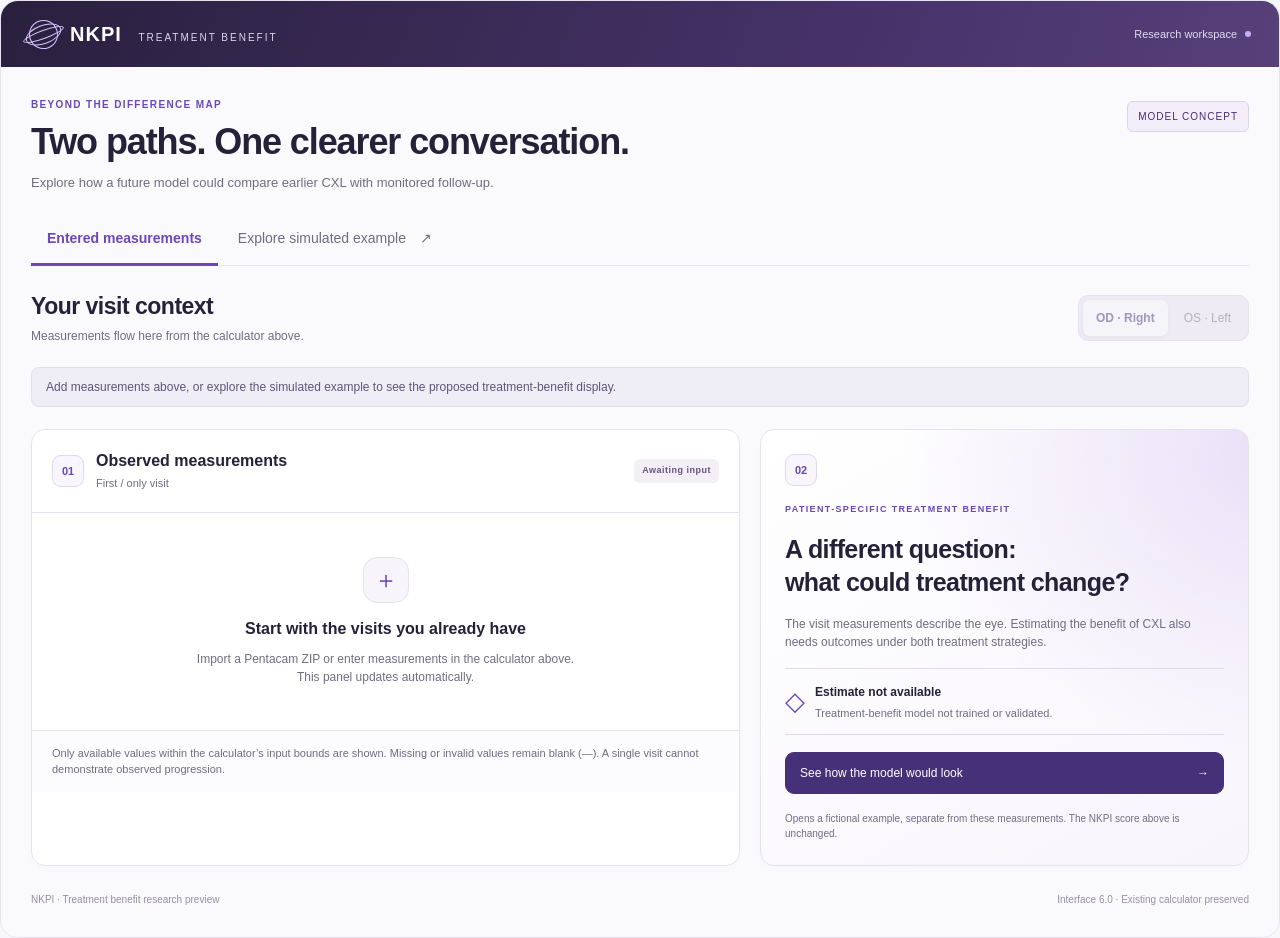
<file: components/benefit/index.html>
<!doctype html>
<html lang="en"><head><meta charset="utf-8"><meta name="viewport" content="width=device-width,initial-scale=1"><meta name="referrer" content="no-referrer"><title>NKPI · Treatment benefit</title><link rel="stylesheet" href="benefit.css"></head>
<body><main id="benefit-app">
 <header class="brand"><div class="brand-mark" aria-hidden="true"><i></i><i></i><i></i></div><div><b>NKPI</b><span> TREATMENT BENEFIT</span></div><small>Research workspace <span class="status-dot"></span></small></header>
 <div class="workspace">
  <div class="heading"><div><span class="eyebrow">BEYOND THE DIFFERENCE MAP</span><h1>Two paths. One clearer conversation.</h1><p>Explore how a future model could compare earlier CXL with monitored follow-up.</p></div><span class="prototype">MODEL CONCEPT</span></div>
  <nav class="mode-switch" aria-label="Treatment benefit view"><button id="patient-mode" aria-pressed="true">Entered measurements</button><button id="demo-mode" aria-pressed="false">Explore simulated example <span aria-hidden="true">↗</span></button></nav>
  <section id="patient-view" aria-labelledby="patient-title">
   <div class="section-top"><div><h2 id="patient-title">Your visit context</h2><p id="context-caption">Connect the measurements already entered above.</p></div><div class="segment" aria-label="Eye"><button data-eye="OD" aria-pressed="true">OD · Right</button><button data-eye="OS" aria-pressed="false">OS · Left</button></div></div>
   <div id="patient-banner" class="context-note" role="status"></div>
   <div class="patient-grid">
    <article class="panel observed"><div class="panel-title"><span class="step">01</span><div><h3>Observed measurements</h3><p id="patient-subtitle">First visit → later visit</p></div><span id="verification" class="pill">Awaiting input</span></div>
     <div id="patient-meta" class="meta-row"></div>
     <div class="table-scroll"><table><thead id="patient-head"></thead><tbody id="patient-rows"></tbody></table></div>
     <div id="patient-empty" class="empty"><div class="empty-icon" aria-hidden="true">＋</div><h3>Start with the visits you already have</h3><p>Import a Pentacam ZIP or enter measurements in the calculator above. This panel updates automatically.</p></div>
     <p id="patient-footnote" class="footnote"></p>
    </article>
    <article class="panel future"><span class="step">02</span><span class="eyebrow">PATIENT-SPECIFIC TREATMENT BENEFIT</span><h3>A different question:<br>what could treatment change?</h3><p>The visit measurements describe the eye. Estimating the benefit of CXL also needs outcomes under both treatment strategies.</p><div class="unavailable"><span class="lock" aria-hidden="true">◇</span><div><b>Estimate not available</b><small>Treatment-benefit model not trained or validated.</small></div></div><button id="patient-explore" class="primary">See how the model would look <span aria-hidden="true">→</span></button><p class="micro">Opens a fictional example, separate from these measurements. The NKPI score above is unchanged.</p></article>
   </div>
  </section>
  <section id="demo-view" hidden aria-labelledby="demo-title">
   <div class="simulation-banner"><b>SIMULATED EXAMPLE</b><span>Fictional values · No trained model · Not for treatment decisions</span></div>
   <div class="section-top demo-title"><div><h2 id="demo-title">Potential benefit of earlier CXL</h2><p>Two hypothetical paths, starting from the selected visit.</p></div><label class="select-label">Fictional case<select id="example-select"><option value="a">A · Larger illustrative difference</option><option value="b">B · Uncertain illustrative difference</option></select></label></div>
   <div class="controls"><div><span class="control-label">Information available</span><div class="segment"><button data-visit="baseline" aria-pressed="false">Baseline only</button><button data-visit="followup" aria-pressed="true">＋ Follow-up</button></div></div><div><span class="control-label">Time after selected visit</span><div class="segment"><button data-horizon="6" aria-pressed="false">6 months</button><button data-horizon="12" aria-pressed="true">12 months</button><button data-horizon="24" aria-pressed="false">24 months</button></div></div></div>
   <article class="panel forecast"><div class="panel-title forecast-title"><div><span class="eyebrow">FURTHER TOMOGRAPHIC PROGRESSION</span><h3>How the two paths could separate</h3></div><label class="check"><input id="show-ranges" type="checkbox" checked> Illustrative ranges</label></div>
    <div class="forecast-grid"><div class="chart-column"><div class="legend"><button data-series="surveillance" aria-pressed="true"><i class="swatch surveillance"></i>Surveillance + rescue CXL</button><button data-series="cxl" aria-pressed="true"><i class="swatch cxl"></i>CXL now</button></div><svg id="risk-chart" role="img" aria-label="Simulated cumulative risk under two hypothetical strategies"></svg><div class="chart-inspect"><label for="inspect-time">Inspect time point</label><input id="inspect-time" type="range" min="0" max="5" step="1" value="3" aria-valuetext="12 months"><span id="inspect-month">12 mo</span></div><div id="point-readout" class="readout" aria-live="polite"></div><p class="micro chart-note">Ranges are handcrafted for this demo, not confidence intervals.</p></div>
    <aside class="benefit-summary" aria-live="polite"><span class="eyebrow" id="benefit-horizon">AT 12 MONTHS · SIMULATED</span><p class="benefit-label">Absolute risk reduction</p><div class="benefit-number"><span id="benefit-number">30</span><span>pp</span></div><p id="benefit-explanation">30 percentage points lower risk</p><div class="effect-range"><span>Illustrative benefit range</span><b id="benefit-range">18 to 42 pp</b><svg id="range-chart" role="img" aria-label="Illustrative benefit range"></svg><small>Includes 0 = includes no benefit</small></div><div class="risk-pair"><div><span><i class="dot teal"></i>Surveillance + rescue</span><b id="surveillance-risk">42%</b></div><div><span><i class="dot purple"></i>CXL now</span><b id="cxl-risk">12%</b></div></div><div id="benefit-status" class="benefit-status"></div></aside></div>
    <div class="forecast-footer"><span id="calculation"></span><span>Endpoint: further confirmed tomographic progression*</span></div>
   </article>
   <div class="lower-grid"><article class="panel history"><div class="panel-title"><div><h3>Fictional visit history</h3><p id="history-caption">Age 22 · 12 months between example visits</p></div><span class="pill">EXAMPLE ONLY</span></div><div class="table-scroll"><table><thead id="history-head"></thead><tbody id="history-rows"></tbody></table></div><p class="footnote">Preset examples illustrate the interface. Changing the example switches fixed curves; no prediction is calculated from these measurements.</p></article>
   <article class="panel strategy"><h3>What is being compared?</h3><div><i class="dot purple"></i><p><b>CXL now</b><span>Treatment at the selected visit.</span></p></div><div><i class="dot teal"></i><p><b>Surveillance with rescue CXL</b><span>Hypothetical checks every 3 months, with rescue treatment for confirmed progression.</span></p></div><p class="micro">This is a design example, not a recommended monitoring schedule.</p></article></div>
   <details class="methods"><summary>Model assumptions & what still needs to be established</summary><div><p><b>*Endpoint definition:</b> The proposed outcome is further confirmed tomographic progression after the selected visit. Thresholds, confirmation rules, rescue criteria and treatment eligibility must be prespecified before fitting a model.</p><p><b>What these curves are:</b> Handcrafted cumulative risks. The benefit range is also preset; it is not obtained by subtracting the edges of two marginal ranges. Baseline and follow-up are separate illustrative scenarios, not updates from an inference engine.</p><p><b>What a real model needs:</b> Longitudinal treatment and follow-up outcomes, explicit treatment strategies, suitable confounder adjustment, uncertainty estimation and independent validation. The existing NKPI CXL-associated score is not a causal treatment-effect estimate.</p><p><b>What is not modeled:</b> Visual outcomes, complications, recovery burden, net clinical benefit or a treatment recommendation. A change between visits alone does not establish confirmed progression.</p></div></details>
  </section>
  <footer class="workspace-footer"><span>NKPI · Treatment benefit research preview</span><span>Interface 6.0 · Existing calculator preserved</span></footer>
 </div>
</main><noscript>JavaScript is required for the interactive treatment-benefit preview.</noscript><script src="benefit_core.js"></script><script src="benefit.js"></script></body></html>
</file>
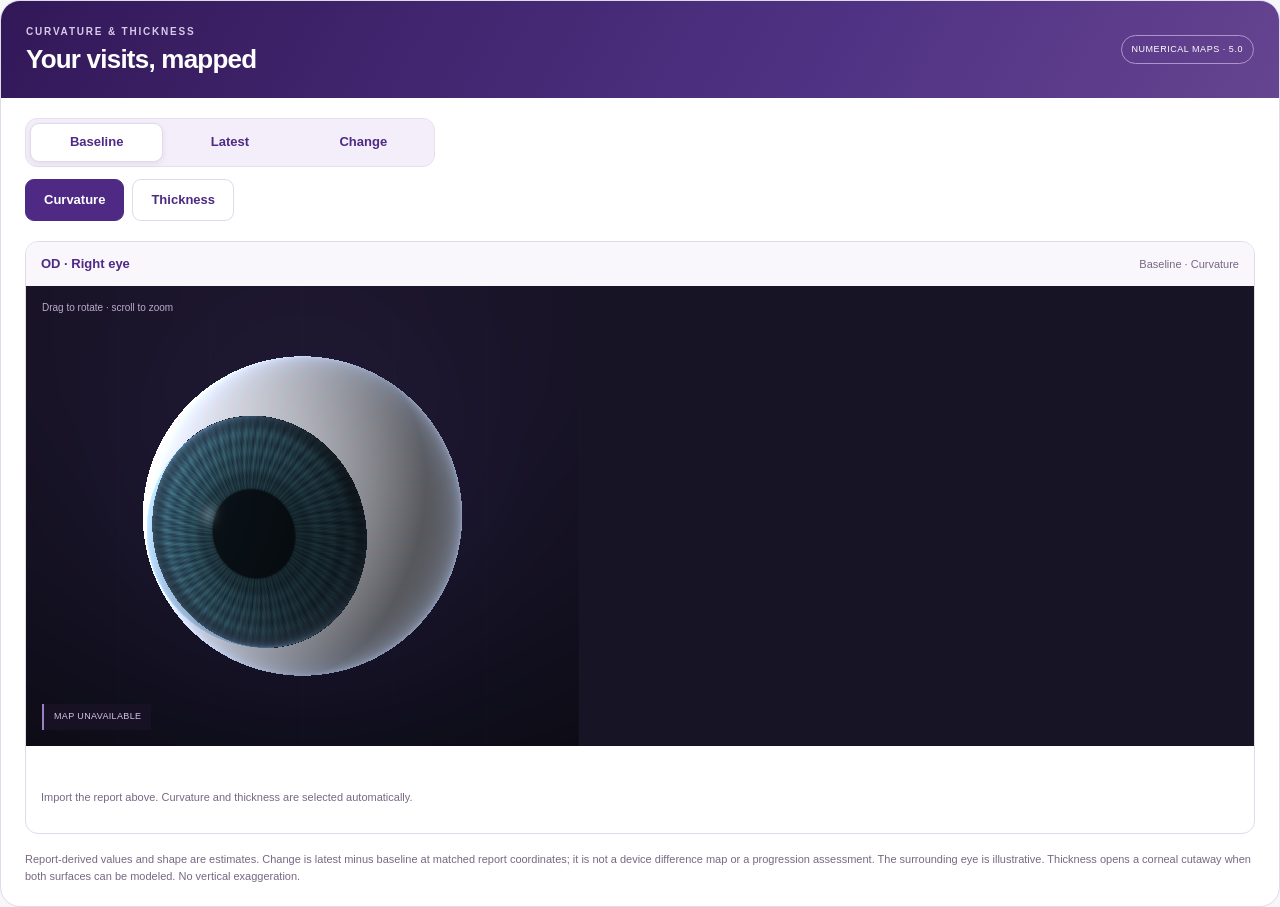
<file: components/cornea/index.html>
<!doctype html><html lang="en"><head><meta charset="utf-8"><meta name="viewport" content="width=device-width,initial-scale=1"><meta name="referrer" content="no-referrer"><title>Curvature &amp; thickness · NKPI</title><link rel="stylesheet" href="auto_viewer.css"></head><body>
<main id="atlas"><header class="atlas-header"><div><p class="eyebrow">CURVATURE &amp; THICKNESS</p><h2>Your visits, mapped</h2></div><span class="reference-badge">NUMERICAL MAPS · 5.0</span></header>
<div class="map-toolbar"><div class="visit-row" role="group" aria-label="Visit"><button type="button" data-visit="first" aria-pressed="true">Baseline</button><button type="button" data-visit="latest" aria-pressed="false">Latest</button><button type="button" data-visit="change" aria-pressed="false">Change</button></div><div class="metric-row" role="group" aria-label="Map type"><button type="button" data-map="curvature_front" aria-pressed="true">Curvature</button><button type="button" data-map="thickness" aria-pressed="false">Thickness</button></div></div>
<div id="eye-stages" class="eye-stages">
<section id="OD-card" class="eye-card"><div class="card-heading"><b>OD · Right eye</b><span id="OD-label">Baseline · Curvature</span></div><div class="map-presentation"><div id="OD-flat-wrap" class="flat-wrap" hidden><p id="OD-flat-label">Numerical map</p><canvas id="OD-flat" width="480" height="480" aria-label="Right-eye numerical heatmap. Select a point for values."></canvas></div><div class="eye-stage"><canvas id="OD-eye" aria-label="Right eye; drag to rotate"></canvas><canvas id="OD-fallback" aria-label="Right-eye numerical corneal model; drag to rotate" hidden></canvas><div class="stage-instruction">Drag to rotate · scroll to zoom</div><div id="OD-stamp" class="stage-stamp">NO REPORT LOADED</div></div></div><p id="OD-readout" class="sample-readout" role="status"></p><div id="OD-legend" class="legend" hidden><div id="OD-spectrum" class="delta-spectrum"></div><div class="delta-ticks"><span id="OD-low"></span><span id="OD-mid"></span><span id="OD-high"></span></div><p id="OD-axis"></p></div><p id="OD-status" class="map-status" role="status"></p></section>
<section id="OS-card" class="eye-card" hidden><div class="card-heading"><b>OS · Left eye</b><span id="OS-label">Baseline · Curvature</span></div><div class="map-presentation"><div id="OS-flat-wrap" class="flat-wrap" hidden><p id="OS-flat-label">Numerical map</p><canvas id="OS-flat" width="480" height="480" aria-label="Left-eye numerical heatmap. Select a point for values."></canvas></div><div class="eye-stage"><canvas id="OS-eye" aria-label="Left eye; drag to rotate"></canvas><canvas id="OS-fallback" aria-label="Left-eye numerical corneal model; drag to rotate" hidden></canvas><div class="stage-instruction">Drag to rotate · scroll to zoom</div><div id="OS-stamp" class="stage-stamp">NO REPORT LOADED</div></div></div><p id="OS-readout" class="sample-readout" role="status"></p><div id="OS-legend" class="legend" hidden><div id="OS-spectrum" class="delta-spectrum"></div><div class="delta-ticks"><span id="OS-low"></span><span id="OS-mid"></span><span id="OS-high"></span></div><p id="OS-axis"></p></div><p id="OS-status" class="map-status" role="status"></p></section>
</div><p class="footnote">Report-derived values and shape are estimates. Change is latest minus baseline at matched report coordinates; it is not a device difference map or a progression assessment. The surrounding eye is illustrative. Thickness opens a corneal cutaway when both surfaces can be modeled. No vertical exaggeration.</p>
</main><script src="surface_schema.js"></script><script src="map_texture.js"></script><script src="reference_eye.js"></script><script src="visit_comparison.js"></script><script src="report_comparison.js"></script><script src="calibration_profiles.js"></script><script src="numerical_maps.js"></script><script src="numerical_eye.js"></script><script src="auto_viewer.js"></script></body></html>
</file>
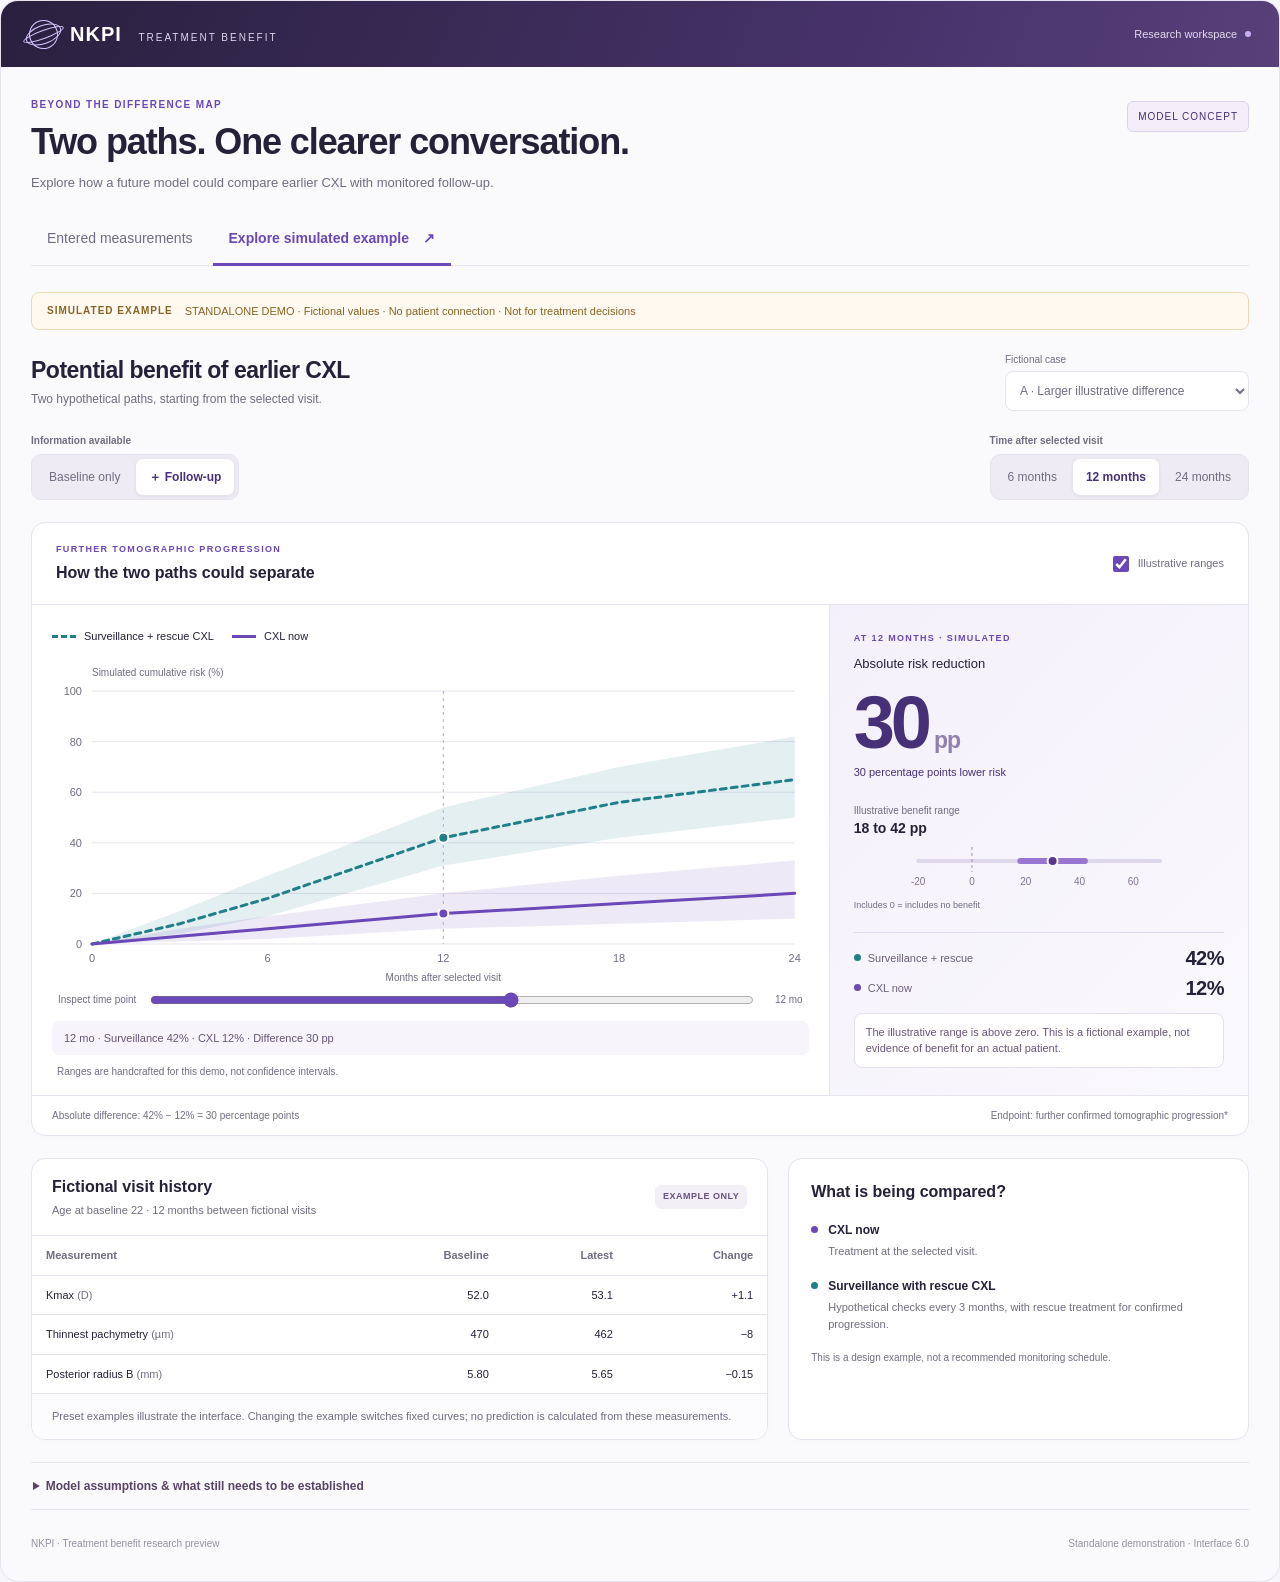
<file: TREATMENT_BENEFIT_DEMO.html>
<!doctype html>
<html lang="en"><head><meta charset="utf-8"><meta name="viewport" content="width=device-width,initial-scale=1"><meta name="referrer" content="no-referrer"><title>NKPI · Treatment benefit</title><style>:root{color-scheme:light;--ink:#242139;--muted:#706d82;--purple:#6a48b8;--purple-deep:#463078;--teal:#207f89;--line:#e7e3ee;--paper:#fff;--soft:#f7f5fb;font:14px/1.5 Inter,-apple-system,BlinkMacSystemFont,"Segoe UI",Arial,sans-serif;color:var(--ink);background:#f7f6fa}
*{box-sizing:border-box}body{margin:0}button,select,input{font:inherit}button,select{color:inherit}button{cursor:pointer;min-height:42px}button:disabled{cursor:default;opacity:.45}button:focus-visible,select:focus-visible,input:focus-visible,summary:focus-visible{outline:3px solid #a17bdc;outline-offset:3px}button,select{transition:background .18s,box-shadow .18s}button:hover:not(:disabled){filter:brightness(.98)}[hidden]{display:none!important}h1,h2,h3,p{margin:0}h1{font-size:clamp(24px,3.1vw,36px);line-height:1.18;letter-spacing:-1.1px;font-weight:650}h2{font-size:23px;letter-spacing:-.5px;line-height:1.3}h3{font-size:16px;font-weight:650;line-height:1.35}p{color:var(--muted)}b,strong{font-weight:650}svg{display:block;max-width:100%}table{width:100%;border-collapse:collapse;font-variant-numeric:tabular-nums}th,td{text-align:right;padding:13px 14px;border-bottom:1px solid var(--line);white-space:nowrap}th{font-size:11px;color:var(--muted);font-weight:550}td{font-size:13px}th:first-child,td:first-child{text-align:left}tr:last-child td{border-bottom:0}td:first-child b{display:block;color:var(--ink);font-size:13px}td:first-child small{font-size:11px;color:var(--muted)}td .delta{padding:4px 8px;background:var(--soft);border-radius:6px;font-weight:600;color:var(--purple-deep)}button{border:1px solid var(--line);background:var(--paper);border-radius:9px;padding:9px 14px}button[aria-pressed=true]{font-weight:650}#benefit-app{border:1px solid var(--line);border-radius:18px;overflow:hidden;background:#faf9fc}.brand{display:flex;align-items:center;gap:12px;padding:18px 28px;background:linear-gradient(110deg,#29203e,#48336b 70%,#584079);color:#fff}.brand b{font-size:20px;letter-spacing:1px}.brand span{font-size:10px;letter-spacing:2px;color:#ddd4ed;margin-left:12px}.brand small{margin-left:auto;color:#e3daef;font-size:11px;display:flex;align-items:center;gap:8px}.brand .status-dot{display:inline-block;width:6px;height:6px;border-radius:50%;background:#c5b0f1;margin:0}.brand-mark{height:29px;width:29px;position:relative;transform:rotate(-20deg)}.brand-mark i{position:absolute;inset:0;border:1px solid #d8c5ff;border-radius:50%}.brand-mark i:nth-child(2){inset:5px -4px}.brand-mark i:nth-child(3){inset:10px -7px}.workspace{padding:30px;display:grid;gap:26px}.heading{display:flex;align-items:flex-start;gap:20px;justify-content:space-between}.eyebrow{display:block;font-size:10px;letter-spacing:1.35px;font-weight:700;color:var(--purple);margin-bottom:9px}.heading p{margin-top:10px;max-width:610px;font-size:13px}.prototype{flex-shrink:0;font-size:10px;letter-spacing:1px;color:var(--purple-deep);border:1px solid #dcd2ee;background:#f2edf9;padding:7px 10px;border-radius:6px;margin-top:4px}.mode-switch{display:flex;gap:4px;border-bottom:1px solid var(--line);padding-bottom:0}.mode-switch button{border:0;background:none;border-radius:0;min-height:46px;padding:8px 16px 13px;color:var(--muted);border-bottom:3px solid transparent;position:relative;bottom:-1px}.mode-switch button[aria-pressed=true]{color:var(--purple);border-bottom-color:var(--purple)}.mode-switch button span{margin-left:10px}#patient-view,#demo-view{display:grid;gap:22px}.section-top{display:flex;align-items:center;justify-content:space-between;gap:18px;flex-wrap:wrap}.section-top p{font-size:12px;margin-top:5px}.segment{display:flex;border:1px solid var(--line);background:#eeebf4;border-radius:10px;padding:4px;gap:3px;width:fit-content}.segment button{border:0;background:transparent;white-space:nowrap;min-height:36px;padding:7px 13px;color:var(--muted);font-size:12px;border-radius:7px}.segment button[aria-pressed=true]{background:#fff;box-shadow:0 1px 4px #34234d12;color:var(--purple-deep)}.context-note{font-size:12px;border-radius:8px;background:#efedf5;border:1px solid #e2dcec;color:#615578;padding:10px 14px}.patient-grid{display:grid;grid-template-columns:minmax(0,1.45fr) minmax(250px,1fr);gap:20px}.panel{background:var(--paper);border:1px solid var(--line);border-radius:14px;overflow:hidden;min-width:0;box-shadow:0 3px 14px #38204e03}.panel-title{padding:20px;display:flex;gap:12px;align-items:center;border-bottom:1px solid var(--line)}.panel-title p{font-size:11px;margin-top:4px}.step{display:inline-flex;align-items:center;justify-content:center;border-radius:9px;border:1px solid #e1d7f1;color:var(--purple);font-size:11px;font-weight:600;background:#f8f5fc;width:32px;height:32px;flex-shrink:0}.pill{margin-left:auto;border-radius:6px;background:#f2eff7;color:#675282;padding:5px 8px;font-size:9px;font-weight:700;letter-spacing:.5px;white-space:nowrap}.meta-row{display:flex;gap:9px;flex-wrap:wrap;padding:12px 20px;border-bottom:1px solid var(--line);font-size:11px;color:var(--muted)}.meta-row span+span{border-left:1px solid var(--line);padding-left:9px}.table-scroll{overflow-x:auto}.footnote{font-size:11px;padding:14px 20px;background:#fcfbfe;border-top:1px solid var(--line)}.empty{padding:44px 28px;text-align:center}.empty p{font-size:12px;max-width:380px;margin:10px auto 0}.empty-icon{border:1px solid var(--line);border-radius:14px;background:var(--soft);color:var(--purple);width:46px;height:46px;display:grid;place-items:center;font-size:24px;margin:0 auto 15px}.future{padding:24px;background:radial-gradient(ellipse at 110% 5%,#e8dff7 0,transparent 52%),linear-gradient(150deg,#fff,#f8f5fc);display:flex;flex-direction:column;align-items:flex-start;gap:17px}.future .eyebrow{margin:0;font-size:9px}.future h3{font-size:25px;line-height:1.3;letter-spacing:-.6px}.future p{font-size:12px}.future .micro{font-size:10px}.unavailable{padding:13px 0;display:flex;align-items:center;gap:10px;width:100%;border-top:1px solid #e0d8ec;border-bottom:1px solid #e0d8ec}.unavailable b{display:block;font-size:12px}.unavailable small{display:block;color:var(--muted);font-size:11px;margin-top:4px}.lock{font-size:26px;color:var(--purple)}.primary{background:var(--purple-deep);border:1px solid var(--purple-deep);color:white;font-size:12px;width:100%;display:flex;justify-content:space-between;align-items:center;gap:10px}.simulation-banner{display:flex;gap:12px;flex-wrap:wrap;border:1px solid #ebd8b6;background:#fff9ef;color:#886326;padding:10px 15px;border-radius:8px;font-size:11px}.simulation-banner b{font-size:10px;letter-spacing:1px}.select-label{font-size:10px;color:var(--muted);display:grid;gap:4px}select{border:1px solid var(--line);border-radius:8px;padding:9px 30px 9px 10px;font-size:12px;max-width:100%;background:white;min-height:40px}.controls{display:flex;justify-content:space-between;gap:20px;flex-wrap:wrap}.control-label{display:block;font-size:10px;font-weight:600;color:var(--muted);margin-bottom:6px}.forecast-title{justify-content:space-between;gap:12px;flex-wrap:wrap;padding:20px 24px}.forecast-title .eyebrow{font-size:9px;margin-bottom:5px}.check{display:flex;align-items:center;gap:6px;color:var(--muted);font-size:11px}.check input{accent-color:var(--purple);width:16px;height:16px}.forecast-grid{display:grid;grid-template-columns:minmax(0,1.9fr) minmax(240px,1fr)}.chart-column{min-width:0;padding:20px 20px 16px}.legend{display:flex;gap:8px 18px;flex-wrap:wrap;margin-bottom:15px}.legend button{padding:0;display:flex;align-items:center;gap:8px;border:0;background:none;min-height:24px;font-size:11px;font-weight:500}.legend button[aria-pressed=false]{opacity:.42}.swatch{display:inline-block;width:24px;border-top:3px solid var(--purple);flex-shrink:0}.swatch.surveillance{border-color:var(--teal);border-top-style:dashed}#risk-chart{width:100%;height:320px;touch-action:pan-y}#risk-chart text{font:11px -apple-system,BlinkMacSystemFont,"Segoe UI",Arial,sans-serif;fill:var(--muted)}#risk-chart .axis-title{font-size:10px}#risk-chart .grid{stroke:var(--line);stroke-width:1}#risk-chart .curve{fill:none;stroke-width:3;stroke-linejoin:round;stroke-linecap:round}#risk-chart .band{opacity:.12}#risk-chart .point{stroke:#fff;stroke-width:2}.chart-inspect{display:flex;align-items:center;gap:12px;padding:4px 6px 9px;color:var(--muted);font-size:10px}.chart-inspect label{white-space:nowrap}.chart-inspect input{min-width:0;flex:1;accent-color:var(--purple);height:20px}.chart-inspect span{min-width:35px;text-align:right;font-variant-numeric:tabular-nums}.readout{font-size:11px;background:var(--soft);padding:9px 12px;border-radius:7px;font-variant-numeric:tabular-nums;color:#655574;min-height:34px}.chart-note{margin:9px 5px 0}.micro{font-size:10px;color:var(--muted)}.benefit-summary{background:linear-gradient(135deg,#f4f0fb,#faf9fd);border-left:1px solid var(--line);padding:25px 24px;display:flex;flex-direction:column;justify-content:center}.benefit-summary .eyebrow{font-size:9px}.benefit-label{font-size:13px;color:var(--ink)}.benefit-number{font-size:74px;letter-spacing:-4px;color:var(--purple-deep);font-weight:650;line-height:1.1;margin:8px 0 1px;font-variant-numeric:tabular-nums}.benefit-number span+span{font-size:23px;letter-spacing:-1px;color:#9180af;margin-left:6px}.benefit-summary>p:last-of-type{font-size:11px;color:var(--purple-deep)}.effect-range{margin:22px 0 18px}.effect-range>span{display:block;font-size:10px;color:var(--muted)}.effect-range b{font-size:14px;color:var(--ink)}#range-chart{width:100%;height:54px}.effect-range small{font-size:9px;color:var(--muted)}.risk-pair{display:grid;gap:10px;border-top:1px solid #e2d9ef;padding-top:15px}.risk-pair>div{display:flex;align-items:center;justify-content:space-between;gap:10px}.risk-pair span{display:flex;align-items:center;gap:7px;font-size:11px;color:#6a6078}.risk-pair b{font-size:20px;line-height:1;letter-spacing:-.5px;font-variant-numeric:tabular-nums}.dot{display:inline-block;width:7px;height:7px;border-radius:50%;flex-shrink:0}.purple{background:var(--purple)}.teal{background:var(--teal)}.benefit-status{margin-top:15px;padding:10px 11px;background:#fff;border:1px solid #e6dfee;border-radius:8px;font-size:11px;line-height:1.5;color:#6a557b}.benefit-status.uncertain{background:#fff8eb;border-color:#ecd9b8;color:#886326}.forecast-footer{border-top:1px solid var(--line);display:flex;justify-content:space-between;gap:8px;flex-wrap:wrap;padding:12px 20px;font-size:10px;color:var(--muted)}.lower-grid{display:grid;grid-template-columns:minmax(0,1.6fr) minmax(235px,1fr);gap:20px}.history .panel-title{padding:17px 20px}.history td,.history th{padding:11px 14px;font-size:11px}.strategy{padding:22px;display:flex;flex-direction:column;gap:18px}.strategy>div{display:flex;gap:10px;align-items:flex-start}.strategy .dot{margin-top:5px}.strategy b{display:block;color:var(--ink);font-size:12px;margin-bottom:4px}.strategy p{font-size:11px}.strategy .micro{font-size:10px}.methods{border-top:1px solid var(--line);border-bottom:1px solid var(--line);padding:0 2px;font-size:12px}.methods summary{cursor:pointer;min-height:46px;padding:14px 0;font-weight:600;color:#584466}.methods>div{display:grid;gap:12px;padding-bottom:20px}.methods p{font-size:11px;max-width:950px}.methods b{color:#574b66}.workspace-footer{display:flex;justify-content:space-between;gap:10px;flex-wrap:wrap;font-size:10px;color:#9690a3}
@media(max-width:900px){.workspace{padding:24px}.patient-grid,.forecast-grid,.lower-grid{grid-template-columns:1fr}.future{display:grid;grid-template-columns:1fr 1fr;gap:15px 25px}.future .step{display:none}.future .eyebrow,.future h3{grid-column:1}.future>p:first-of-type{grid-column:1}.future .unavailable{grid-column:2;grid-row:1/3}.future .primary{grid-column:2;grid-row:3}.future .micro{grid-column:2;grid-row:4}.benefit-summary{border-left:0;border-top:1px solid var(--line);display:grid;grid-template-columns:1fr 1fr;column-gap:28px;align-items:start}.benefit-summary .eyebrow{grid-column:1/-1}.benefit-label,.benefit-number,.benefit-summary>p:last-of-type{grid-column:1}.effect-range{grid-column:2;grid-row:2/5;margin:0}.risk-pair{grid-column:1/-1;margin-top:18px;grid-template-columns:1fr 1fr;gap:24px}.benefit-status{grid-column:1/-1}.chart-column{padding:20px}.history td,.history th{font-size:12px}.strategy{display:grid;grid-template-columns:1fr 1fr}.strategy>h3,.strategy>.micro{grid-column:1/-1}}
@media(max-width:540px){.workspace{padding:20px 12px;gap:20px}.brand{padding:16px}.brand span{letter-spacing:1px;font-size:8px;margin-left:6px}.brand small{display:none}.brand b{font-size:18px}.heading{gap:12px}.heading .prototype{display:none}h1{font-size:27px}h2{font-size:21px}.heading p{font-size:12px}.mode-switch button{font-size:12px;padding:8px 9px 12px}.mode-switch button span{display:none}.future{display:flex}.future h3{font-size:23px}.section-top{gap:14px}.panel-title{padding:16px 12px}.panel-title h3{font-size:14px}.panel-title .step{display:none}.pill{font-size:8px}.meta-row{padding:12px;font-size:10px}th,td{padding:11px 8px}td{font-size:12px}th{font-size:10px}td:first-child small{font-size:9px}td:first-child b{font-size:12px}td .delta{padding:3px 5px}.footnote{padding:12px;font-size:10px}.simulation-banner{gap:4px;font-size:10px}.simulation-banner b{width:100%}.select-label{width:100%}.controls{gap:15px}.segment button{padding:7px 11px;font-size:11px}.forecast-title{padding:16px 12px}.chart-column{padding:14px 8px}.legend{gap:6px 12px}.legend button{font-size:10px}.swatch{width:18px}#risk-chart{height:300px}.chart-inspect{gap:8px}.chart-inspect label{font-size:9px}.readout{font-size:10px;padding:9px}.benefit-summary{padding:20px 16px;column-gap:15px}.benefit-number{font-size:61px}.benefit-label{font-size:12px}.benefit-summary>p:last-of-type{font-size:10px}.effect-range b{font-size:13px}.risk-pair{gap:15px}.risk-pair>div{align-items:flex-start;flex-direction:column;gap:8px}.risk-pair span{font-size:10px}.risk-pair b{font-size:23px}.forecast-footer{padding:12px}.history td,.history th{font-size:10px;padding:10px 8px}.history .panel-title{padding:16px 12px}.strategy{display:flex}.workspace-footer{font-size:9px}.empty{padding:30px 16px}}
@media(prefers-reduced-motion:reduce){*{transition:none!important;scroll-behavior:auto!important}}
</style></head>
<body><main id="benefit-app">
 <header class="brand"><div class="brand-mark" aria-hidden="true"><i></i><i></i><i></i></div><div><b>NKPI</b><span> TREATMENT BENEFIT</span></div><small>Research workspace <span class="status-dot"></span></small></header>
 <div class="workspace">
  <div class="heading"><div><span class="eyebrow">BEYOND THE DIFFERENCE MAP</span><h1>Two paths. One clearer conversation.</h1><p>Explore how a future model could compare earlier CXL with monitored follow-up.</p></div><span class="prototype">MODEL CONCEPT</span></div>
  <nav class="mode-switch" aria-label="Treatment benefit view"><button id="patient-mode" aria-pressed="true">Entered measurements</button><button id="demo-mode" aria-pressed="false">Explore simulated example <span aria-hidden="true">↗</span></button></nav>
  <section id="patient-view" aria-labelledby="patient-title">
   <div class="section-top"><div><h2 id="patient-title">Your visit context</h2><p id="context-caption">Connect the measurements already entered above.</p></div><div class="segment" aria-label="Eye"><button data-eye="OD" aria-pressed="true">OD · Right</button><button data-eye="OS" aria-pressed="false">OS · Left</button></div></div>
   <div id="patient-banner" class="context-note" role="status"></div>
   <div class="patient-grid">
    <article class="panel observed"><div class="panel-title"><span class="step">01</span><div><h3>Observed measurements</h3><p id="patient-subtitle">First visit → later visit</p></div><span id="verification" class="pill">Awaiting input</span></div>
     <div id="patient-meta" class="meta-row"></div>
     <div class="table-scroll"><table><thead id="patient-head"></thead><tbody id="patient-rows"></tbody></table></div>
     <div id="patient-empty" class="empty"><div class="empty-icon" aria-hidden="true">＋</div><h3>Start with the visits you already have</h3><p>This standalone preview has no connected calculator. Select Explore simulated example to see the interaction.</p></div>
     <p id="patient-footnote" class="footnote"></p>
    </article>
    <article class="panel future"><span class="step">02</span><span class="eyebrow">PATIENT-SPECIFIC TREATMENT BENEFIT</span><h3>A different question:<br>what could treatment change?</h3><p>The visit measurements describe the eye. Estimating the benefit of CXL also needs outcomes under both treatment strategies.</p><div class="unavailable"><span class="lock" aria-hidden="true">◇</span><div><b>Estimate not available</b><small>Treatment-benefit model not trained or validated.</small></div></div><button id="patient-explore" class="primary">See how the model would look <span aria-hidden="true">→</span></button><p class="micro">Opens a fictional example, separate from these measurements. The NKPI score above is unchanged.</p></article>
   </div>
  </section>
  <section id="demo-view" hidden aria-labelledby="demo-title">
   <div class="simulation-banner"><b>SIMULATED EXAMPLE</b><span>STANDALONE DEMO · Fictional values · No patient connection · Not for treatment decisions</span></div>
   <div class="section-top demo-title"><div><h2 id="demo-title">Potential benefit of earlier CXL</h2><p>Two hypothetical paths, starting from the selected visit.</p></div><label class="select-label">Fictional case<select id="example-select"><option value="a">A · Larger illustrative difference</option><option value="b">B · Uncertain illustrative difference</option></select></label></div>
   <div class="controls"><div><span class="control-label">Information available</span><div class="segment"><button data-visit="baseline" aria-pressed="false">Baseline only</button><button data-visit="followup" aria-pressed="true">＋ Follow-up</button></div></div><div><span class="control-label">Time after selected visit</span><div class="segment"><button data-horizon="6" aria-pressed="false">6 months</button><button data-horizon="12" aria-pressed="true">12 months</button><button data-horizon="24" aria-pressed="false">24 months</button></div></div></div>
   <article class="panel forecast"><div class="panel-title forecast-title"><div><span class="eyebrow">FURTHER TOMOGRAPHIC PROGRESSION</span><h3>How the two paths could separate</h3></div><label class="check"><input id="show-ranges" type="checkbox" checked> Illustrative ranges</label></div>
    <div class="forecast-grid"><div class="chart-column"><div class="legend"><button data-series="surveillance" aria-pressed="true"><i class="swatch surveillance"></i>Surveillance + rescue CXL</button><button data-series="cxl" aria-pressed="true"><i class="swatch cxl"></i>CXL now</button></div><svg id="risk-chart" role="img" aria-label="Simulated cumulative risk under two hypothetical strategies"></svg><div class="chart-inspect"><label for="inspect-time">Inspect time point</label><input id="inspect-time" type="range" min="0" max="5" step="1" value="3" aria-valuetext="12 months"><span id="inspect-month">12 mo</span></div><div id="point-readout" class="readout" aria-live="polite"></div><p class="micro chart-note">Ranges are handcrafted for this demo, not confidence intervals.</p></div>
    <aside class="benefit-summary" aria-live="polite"><span class="eyebrow" id="benefit-horizon">AT 12 MONTHS · SIMULATED</span><p class="benefit-label">Absolute risk reduction</p><div class="benefit-number"><span id="benefit-number">30</span><span>pp</span></div><p id="benefit-explanation">30 percentage points lower risk</p><div class="effect-range"><span>Illustrative benefit range</span><b id="benefit-range">18 to 42 pp</b><svg id="range-chart" role="img" aria-label="Illustrative benefit range"></svg><small>Includes 0 = includes no benefit</small></div><div class="risk-pair"><div><span><i class="dot teal"></i>Surveillance + rescue</span><b id="surveillance-risk">42%</b></div><div><span><i class="dot purple"></i>CXL now</span><b id="cxl-risk">12%</b></div></div><div id="benefit-status" class="benefit-status"></div></aside></div>
    <div class="forecast-footer"><span id="calculation"></span><span>Endpoint: further confirmed tomographic progression*</span></div>
   </article>
   <div class="lower-grid"><article class="panel history"><div class="panel-title"><div><h3>Fictional visit history</h3><p id="history-caption">Age 22 · 12 months between example visits</p></div><span class="pill">EXAMPLE ONLY</span></div><div class="table-scroll"><table><thead id="history-head"></thead><tbody id="history-rows"></tbody></table></div><p class="footnote">Preset examples illustrate the interface. Changing the example switches fixed curves; no prediction is calculated from these measurements.</p></article>
   <article class="panel strategy"><h3>What is being compared?</h3><div><i class="dot purple"></i><p><b>CXL now</b><span>Treatment at the selected visit.</span></p></div><div><i class="dot teal"></i><p><b>Surveillance with rescue CXL</b><span>Hypothetical checks every 3 months, with rescue treatment for confirmed progression.</span></p></div><p class="micro">This is a design example, not a recommended monitoring schedule.</p></article></div>
   <details class="methods"><summary>Model assumptions & what still needs to be established</summary><div><p><b>*Endpoint definition:</b> The proposed outcome is further confirmed tomographic progression after the selected visit. Thresholds, confirmation rules, rescue criteria and treatment eligibility must be prespecified before fitting a model.</p><p><b>What these curves are:</b> Handcrafted cumulative risks. The benefit range is also preset; it is not obtained by subtracting the edges of two marginal ranges. Baseline and follow-up are separate illustrative scenarios, not updates from an inference engine.</p><p><b>What a real model needs:</b> Longitudinal treatment and follow-up outcomes, explicit treatment strategies, suitable confounder adjustment, uncertainty estimation and independent validation. The existing NKPI CXL-associated score is not a causal treatment-effect estimate.</p><p><b>What is not modeled:</b> Visual outcomes, complications, recovery burden, net clinical benefit or a treatment recommendation. A change between visits alone does not establish confirmed progression.</p></div></details>
  </section>
  <footer class="workspace-footer"><span>NKPI · Treatment benefit research preview</span><span>Standalone demonstration · Interface 6.0</span></footer>
 </div>
</main><noscript>JavaScript is required for the interactive treatment-benefit preview.</noscript><script>/* Pure data contracts. Patient measurements never enter the fictional risk fixtures. */
(function(root){'use strict';
const fields=[
 {key:'Kmax',label:'Maximum keratometry',short:'Kmax',unit:'D',digits:1,low:20,high:100},
 {key:'C',label:'Thinnest pachymetry',short:'Thickness',unit:'µm',digits:0,low:200,high:800},
 {key:'B',label:'Posterior radius',short:'B · PRC',unit:'mm',digits:2,low:2.5,high:12.5},
 {key:'A',label:'Anterior radius',short:'A · ARC',unit:'mm',digits:2,low:2.5,high:12.5},
 {key:'BAD_D',label:'Belin–Ambrósio deviation',short:'BAD-D',unit:'',digits:2,low:-5,high:60},
 {key:'ARTmax',label:'Relational thickness',short:'ARTmax',unit:'',digits:1,low:1,high:1000}
];
function number(value,low=-Infinity,high=Infinity){
 if(!['number','string'].includes(typeof value)||String(value).trim()==='')return null;
 const n=Number(value);return Number.isFinite(n)&&n>=low&&n<=high?n:null;
}
function values(raw){return Object.fromEntries(fields.map(f=>[f.key,number(raw?.[f.key],f.low,f.high)]));}
function cleanContext(raw){
 if(raw?.type!=='nkpi:benefit:context'||raw.version!==1||typeof raw.session!=='string'||!raw.session||raw.session.length>120||!Number.isSafeInteger(raw.revision)||raw.revision<0||!Array.isArray(raw.eyes)||raw.eyes.length>2)throw new Error('Invalid benefit context');
 const seen=new Set(),eyes=raw.eyes.map(c=>{
  if(!c||!['OD','OS'].includes(c.eye)||seen.has(c.eye)||!['baseline','longitudinal'].includes(c.mode))throw new Error('Invalid eye context');
  seen.add(c.eye);const days=number(c.interval_days,1,36525);
  return {eye:c.eye,mode:c.mode,age:number(c.age,18,100),interval_days:c.mode==='longitudinal'&&Number.isInteger(days)?days:null,
   first:values(c.first),latest:c.mode==='longitudinal'?values(c.latest):null,
   verified:c.verified===true&&raw.sourceDirty!==true,imported:c.imported===true,demo:c.demo===true};
 });
 return {session:raw.session,revision:raw.revision,eyes};
}
function patientSummary(c){
 if(!c)return null;
 const paired=c.mode==='longitudinal',differenceReady=c.verified&&paired&&c.interval_days!==null;
 return {...c,paired,differenceReady,rows:fields.map(f=>({...f,first:c.first[f.key],latest:paired?c.latest[f.key]:null,
  delta:differenceReady&&c.first[f.key]!==null&&c.latest[f.key]!==null?c.latest[f.key]-c.first[f.key]:null}))};
}
const times=[0,3,6,12,18,24];
/* Handcrafted design examples. These arrays are not fitted model parameters. */
const examples={
 a:{age:22,title:'Larger illustrative difference',history:[['Kmax','D',52,53.1,1],['Thinnest pachymetry','µm',470,462,0],['Posterior radius B','mm',5.8,5.65,2]],
  baseline:{surveillance:[0,5,11,28,40,52],cxl:[0,2,4,9,13,17],sLow:[0,2,5,17,27,36],sHigh:[0,9,18,41,56,70],cLow:[0,0,1,3,5,7],cHigh:[0,5,9,17,24,31],effectLow:[0,-1,1,7,10,13],effectHigh:[0,7,13,31,44,56]},
  followup:{surveillance:[0,8,18,42,56,65],cxl:[0,3,6,12,16,20],sLow:[0,4,11,31,42,50],sHigh:[0,13,27,54,70,82],cLow:[0,1,2,6,8,10],cHigh:[0,6,11,20,27,33],effectLow:[0,-1,4,18,24,28],effectHigh:[0,11,20,42,56,62]}},
 b:{age:29,title:'Uncertain illustrative difference',history:[['Kmax','D',55.2,55.4,1],['Thinnest pachymetry','µm',444,443,0],['Posterior radius B','mm',5.3,5.31,2]],
  baseline:{surveillance:[0,2,5,12,18,24],cxl:[0,1,3,6,9,12],sLow:[0,0,1,4,7,10],sHigh:[0,6,12,24,33,42],cLow:[0,0,0,1,2,3],cHigh:[0,5,9,17,23,29],effectLow:[0,-4,-6,-10,-13,-16],effectHigh:[0,6,10,22,31,40]},
  followup:{surveillance:[0,2,4,10,15,20],cxl:[0,1,3,6,9,12],sLow:[0,0,1,3,5,7],sHigh:[0,5,10,21,29,37],cLow:[0,0,0,1,2,3],cHigh:[0,5,8,15,21,27],effectLow:[0,-4,-5,-8,-11,-14],effectHigh:[0,6,7,16,23,30]}}
};
function demo(example='a',visit='followup',horizon=12){
 if(!Object.hasOwn(examples,example)||!['baseline','followup'].includes(visit)||![6,12,24].includes(horizon))throw new Error('Unknown simulated example');
 const fixture=examples[example],data=fixture[visit],i=times.indexOf(horizon);
 return JSON.parse(JSON.stringify({kind:'simulation',example,visit,horizon,age:fixture.age,title:fixture.title,times,history:fixture.history,
  data,surveillance:data.surveillance[i],cxl:data.cxl[i],benefit:data.surveillance[i]-data.cxl[i],range:[data.effectLow[i],data.effectHigh[i]]}));
}
const api={fields,number,cleanContext,patientSummary,demo};
if(typeof module!=='undefined'&&module.exports)module.exports=api;else root.NKPIBenefit=api;
})(typeof window!=='undefined'?window:globalThis);
</script><script>/* Local, dependency-free UI. No network requests, patient risk prediction or persistent storage. */
(()=>{'use strict';
const $=id=>document.getElementById(id),C=window.NKPIBenefit;
const esc=v=>String(v??'').replace(/[&<>"']/g,c=>({'&':'&amp;','<':'&lt;','>':'&gt;','"':'&quot;',"'":'&#39;'}[c]));
const fmt=(v,d=1)=>v===null||!Number.isFinite(v)?'—':Number(v).toFixed(d);
const signed=(v,d=1)=>v===null?'—':(v>0?'+':v<0?'−':'')+Math.abs(v).toFixed(d);
const state={mode:'patient',eye:'OD',example:'a',visit:'followup',horizon:12,ranges:true,series:{surveillance:true,cxl:true},inspect:3};
let context={session:null,revision:-1,eyes:[]},contextError=false,lastHeight=0,heightQueued=false,chartWidth=600;
function post(type,extra={}){if(window.parent!==window)window.parent.postMessage({type,...extra},window.location.origin);}
function height(){if(heightQueued)return;heightQueued=true;requestAnimationFrame(()=>{heightQueued=false;const h=Math.ceil($('benefit-app').getBoundingClientRect().height)+4;if(h>0&&h!==lastHeight){lastHeight=h;post('nkpi:benefit:height',{height:h});}});}
function pressed(selector,key,value){for(const b of document.querySelectorAll(selector))b.setAttribute('aria-pressed',String(b.dataset[key]===String(value)));}
function setMode(mode){state.mode=mode==='demo'?'demo':'patient';render();}
function tableHead(paired,first='Baseline'){return '<tr><th scope="col">Measurement</th><th scope="col">'+first+'</th>'+(paired?'<th scope="col">Latest</th><th scope="col">Change</th>':'')+'</tr>';}
function renderPatient(){
 const c=C.patientSummary(context.eyes.find(c=>c.eye===state.eye));
 for(const b of document.querySelectorAll('[data-eye]')){b.disabled=!context.eyes.some(c=>c.eye===b.dataset.eye);b.setAttribute('aria-pressed',String(b.dataset.eye===state.eye));}
 const any=c?.rows.some(r=>r.first!==null||r.latest!==null);
 $('patient-empty').hidden=!!any;$('patient-head').hidden=!any;$('patient-rows').hidden=!any;$('patient-meta').hidden=!any;
 $('context-caption').textContent=c?(c.eye==='OD'?'Right eye':'Left eye')+' · '+(c.paired?'Two visits':'Single visit'):'Standalone demo: no calculator is connected.';
 $('verification').textContent=!any?'Awaiting input':c.demo?'SYNTHETIC INPUT':c.verified?'SOURCE VERIFIED':'CHECK SOURCE';
 $('patient-subtitle').textContent=c?.paired?'Latest minus baseline · observed values':'First / only visit';
 $('patient-meta').innerHTML=c?'<span>Age at first scan: '+fmt(c.age,1)+'</span><span>'+(c.paired?(c.interval_days===null?'Visit interval missing':c.interval_days+' days between scans'):'One examination')+'</span><span>'+(c.imported?'Imported values':'Entered values')+'</span>':'';
 $('patient-head').innerHTML=tableHead(c?.paired,c?.paired?'Baseline':'Selected visit');
 $('patient-rows').innerHTML=c?c.rows.map(r=>'<tr><td><b>'+esc(r.short)+'</b><small>'+esc(r.label)+(r.unit?' · '+esc(r.unit):'')+'</small></td><td>'+fmt(r.first,r.digits)+'</td>'+(c.paired?'<td>'+fmt(r.latest,r.digits)+'</td><td><span class="delta">'+signed(r.delta,r.digits)+'</span></td>':'')+'</tr>').join(''):'';
 let note=!any?'Add measurements above, or explore the simulated example to see the proposed treatment-benefit display.':!c.verified?'Source verification is pending. Reconfirm the measurements above before reviewing differences.':c.paired&&c.interval_days===null?'Confirm the visit interval above to show differences.':'Observed differences are not a treatment-benefit estimate or a confirmation of progression.';
 if(c?.demo&&any)note='SYNTHETIC CALCULATOR EXAMPLE · '+note;
 if(contextError)note='The measurement context could not be verified. Reopen this panel through the calculator; previous values have been cleared.';
 $('patient-banner').textContent=note;
 $('patient-footnote').textContent='Only available values within the calculator’s input bounds are shown. Missing or invalid values remain blank (—). '+(c?.paired?'Changes require verified values at both visits and a valid interval.':'A single visit cannot demonstrate observed progression.');
}
function drawRange(s){
 const x=v=>14+(v+20)/90*242,[low,high]=s.range;
 $('range-chart').setAttribute('viewBox','0 0 270 54');
 $('range-chart').setAttribute('aria-label','Simulated benefit '+s.benefit+' percentage points; illustrative range '+low+' to '+high+' percentage points');
 $('range-chart').innerHTML='<line x1="14" y1="22" x2="256" y2="22" stroke="#dfd7ec" stroke-width="4" stroke-linecap="round"/>'+[-20,0,20,40,60].map(t=>'<text x="'+x(t)+'" y="46" text-anchor="middle" font-size="10" fill="#82758f">'+t+'</text>').join('')+'<line x1="'+x(0)+'" x2="'+x(0)+'" y1="8" y2="33" stroke="#9f91b4" stroke-dasharray="3 3"/><line x1="'+x(low)+'" x2="'+x(high)+'" y1="22" y2="22" stroke="'+(low<=0?'#b28642':'#9975d2')+'" stroke-width="6" stroke-linecap="round"/><circle cx="'+x(s.benefit)+'" cy="22" r="5" fill="#57388e" stroke="#fff" stroke-width="2"/>';
}
function updateReadout(s){const i=state.inspect;
 $('inspect-time').value=String(i);$('inspect-time').setAttribute('aria-valuetext',s.times[i]+' months');$('inspect-month').textContent=s.times[i]+' mo';
 $('point-readout').textContent=s.times[i]+' mo · Surveillance '+s.data.surveillance[i]+'% · CXL '+s.data.cxl[i]+'% · Difference '+(s.data.surveillance[i]-s.data.cxl[i])+' pp';
}
function drawChart(){
 if(state.mode!=='demo')return;
 const s=C.demo(state.example,state.visit,state.horizon),svg=$('risk-chart');
 const width=Math.max(270,Math.round(svg.getBoundingClientRect().width||600)),height=width<410?300:320;
 chartWidth=width;const left=40,right=14,top=27,bottom=40,plotW=width-left-right,plotH=height-top-bottom;
 const x=t=>left+t/24*plotW,y=v=>top+(100-v)/100*plotH;
 const path=values=>s.times.map((t,i)=>(i?'L':'M')+x(t).toFixed(2)+','+y(values[i]).toFixed(2)).join(' ');
 const band=(low,high)=>path(high)+' '+s.times.map((_,i)=>{const k=s.times.length-1-i;return 'L'+x(s.times[k]).toFixed(2)+','+y(low[k]).toFixed(2);}).join(' ')+' Z';
 const i=state.inspect,markX=x(s.times[i]);let out='<title>Fictional treatment comparison</title><desc>Simulated cumulative risk, not a trained prediction. '+s.horizon+' months: surveillance '+s.surveillance+' percent, CXL '+s.cxl+' percent.</desc>';
 out+='<text class="axis-title" x="'+left+'" y="12">Simulated cumulative risk (%)</text>';
 out+=[0,20,40,60,80,100].map(v=>'<line class="grid" stroke="#e7e3ee" stroke-width="1" x1="'+left+'" x2="'+(width-right)+'" y1="'+y(v)+'" y2="'+y(v)+'"/><text x="'+(left-10)+'" y="'+(y(v)+4)+'" text-anchor="end">'+v+'</text>').join('');
 out+=[0,6,12,18,24].map(t=>'<text x="'+x(t)+'" y="'+(height-22)+'" text-anchor="middle">'+t+'</text>').join('');
 out+='<text class="axis-title" x="'+(left+plotW/2)+'" y="'+(height-3)+'" text-anchor="middle">Months after selected visit</text>';
 for(const [key,lo,hi,color]of [['surveillance','sLow','sHigh','#207f89'],['cxl','cLow','cHigh','#6a48b8']]){
  if(!state.series[key])continue;
  if(state.ranges)out+='<path class="band" opacity="0.12" data-band="'+key+'" d="'+band(s.data[lo],s.data[hi])+'" fill="'+color+'"/>';
  out+='<path class="curve" fill="none" stroke-width="3" stroke-linejoin="round" stroke-linecap="round" data-line="'+key+'" d="'+path(s.data[key])+'" stroke="'+color+'"'+(key==='surveillance'?' stroke-dasharray="6 5"':'')+'/>';
 }
 out+='<line x1="'+markX+'" x2="'+markX+'" y1="'+top+'" y2="'+y(0)+'" stroke="#b9abc9" stroke-dasharray="3 4"/>';
 for(const [key,color]of [['surveillance','#207f89'],['cxl','#6a48b8']])if(state.series[key])out+='<circle class="point" stroke="#fff" stroke-width="2" cx="'+markX+'" cy="'+y(s.data[key][i])+'" r="5" fill="'+color+'"/>';
 svg.setAttribute('viewBox','0 0 '+width+' '+height);svg.setAttribute('font-family','Arial, sans-serif');svg.setAttribute('font-size','11');svg.setAttribute('fill','#706d82');svg.innerHTML=out;updateReadout(s);
}
function renderDemo(){
 const s=C.demo(state.example,state.visit,state.horizon),paired=state.visit==='followup';
 $('example-select').value=state.example;pressed('[data-visit]','visit',state.visit);pressed('[data-horizon]','horizon',state.horizon);
 for(const b of document.querySelectorAll('[data-series]'))b.setAttribute('aria-pressed',String(state.series[b.dataset.series]));
 $('show-ranges').checked=state.ranges;
 $('benefit-horizon').textContent='AT '+s.horizon+' MONTHS · SIMULATED';$('benefit-number').textContent=String(s.benefit);
 $('benefit-explanation').textContent=s.benefit+' percentage points lower risk';$('benefit-range').textContent=s.range[0]+' to '+s.range[1]+' pp';
 $('surveillance-risk').textContent=s.surveillance+'%';$('cxl-risk').textContent=s.cxl+'%';
 const uncertain=s.range[0]<=0&&s.range[1]>=0;
 $('benefit-status').textContent=uncertain?'The illustrative range includes no benefit. This example is inconclusive.':'The illustrative range is above zero. This is a fictional example, not evidence of benefit for an actual patient.';
 $('benefit-status').classList.toggle('uncertain',uncertain);
 $('calculation').textContent='Absolute difference: '+s.surveillance+'% − '+s.cxl+'% = '+s.benefit+' percentage points';
 $('history-caption').textContent='Age at baseline '+s.age+(paired?' · 12 months between fictional visits':' · Baseline information only');
 $('history-head').innerHTML=tableHead(paired);
 $('history-rows').innerHTML=s.history.map(([name,unit,first,latest,digits])=>'<tr><td>'+esc(name)+' <small>('+esc(unit)+')</small></td><td>'+fmt(first,digits)+'</td>'+(paired?'<td>'+fmt(latest,digits)+'</td><td>'+signed(latest-first,digits)+'</td>':'')+'</tr>').join('');
 drawRange(s);drawChart();
}
function render(){
 $('patient-view').hidden=state.mode!=='patient';$('demo-view').hidden=state.mode!=='demo';
 $('patient-mode').setAttribute('aria-pressed',String(state.mode==='patient'));$('demo-mode').setAttribute('aria-pressed',String(state.mode==='demo'));
 if(state.mode==='patient')renderPatient();else renderDemo();height();
}
$('patient-mode').addEventListener('click',()=>setMode('patient'));
for(const id of ['demo-mode','patient-explore'])$(id).addEventListener('click',()=>setMode('demo'));
for(const b of document.querySelectorAll('[data-eye]'))b.addEventListener('click',()=>{if(b.disabled)return;state.eye=b.dataset.eye;renderPatient();height();});
$('example-select').addEventListener('change',e=>{if(!['a','b'].includes(e.target.value))return;state.example=e.target.value;state.inspect=[0,3,6,12,18,24].indexOf(state.horizon);renderDemo();height();});
for(const b of document.querySelectorAll('[data-visit]'))b.addEventListener('click',()=>{state.visit=b.dataset.visit;renderDemo();height();});
for(const b of document.querySelectorAll('[data-horizon]'))b.addEventListener('click',()=>{state.horizon=Number(b.dataset.horizon);state.inspect=[0,3,6,12,18,24].indexOf(state.horizon);renderDemo();height();});
$('show-ranges').addEventListener('change',e=>{state.ranges=e.target.checked;drawChart();});
for(const b of document.querySelectorAll('[data-series]'))b.addEventListener('click',()=>{const key=b.dataset.series,other=key==='cxl'?'surveillance':'cxl';if(state.series[key]&&!state.series[other])return;state.series[key]=!state.series[key];renderDemo();});
$('inspect-time').addEventListener('input',e=>{const n=Number(e.target.value);if(Number.isInteger(n)&&n>=0&&n<=5){state.inspect=n;drawChart();}});
function inspectPointer(e){if(state.mode!=='demo')return;const svg=$('risk-chart'),rect=svg.getBoundingClientRect();if(!rect.width)return;const x=(e.clientX-rect.left)*chartWidth/rect.width;const month=Math.max(0,Math.min(24,(x-40)/(chartWidth-54)*24));const times=[0,3,6,12,18,24];state.inspect=times.reduce((best,t,i)=>Math.abs(t-month)<Math.abs(times[best]-month)?i:best,0);drawChart();}
$('risk-chart').addEventListener('pointermove',e=>{if(e.pointerType!=='touch')inspectPointer(e);});$('risk-chart').addEventListener('click',inspectPointer);
window.addEventListener('message',e=>{
 if(e.source!==window.parent||e.origin!==window.location.origin||e.data?.type!=='nkpi:benefit:context')return;
 try{const next=C.cleanContext(e.data);if(next.session===context.session&&next.revision<context.revision)return;
  const changed=next.session!==context.session||next.revision!==context.revision;context=next;contextError=false;
  if(changed){state.mode='patient';state.example='a';state.visit='followup';state.horizon=12;state.inspect=3;state.ranges=true;state.series={surveillance:true,cxl:true};}
  if(!context.eyes.some(c=>c.eye===state.eye))state.eye=context.eyes[0]?.eye||'OD';
 }catch(_){context={session:null,revision:-1,eyes:[]};contextError=true;state.mode='patient';}
 render();
});
window.addEventListener('resize',()=>{drawChart();height();});
new ResizeObserver(height).observe($('benefit-app'));
render();post('nkpi:benefit:ready');
})();
</script><script>document.getElementById('demo-mode').click();</script></body></html>
</file>
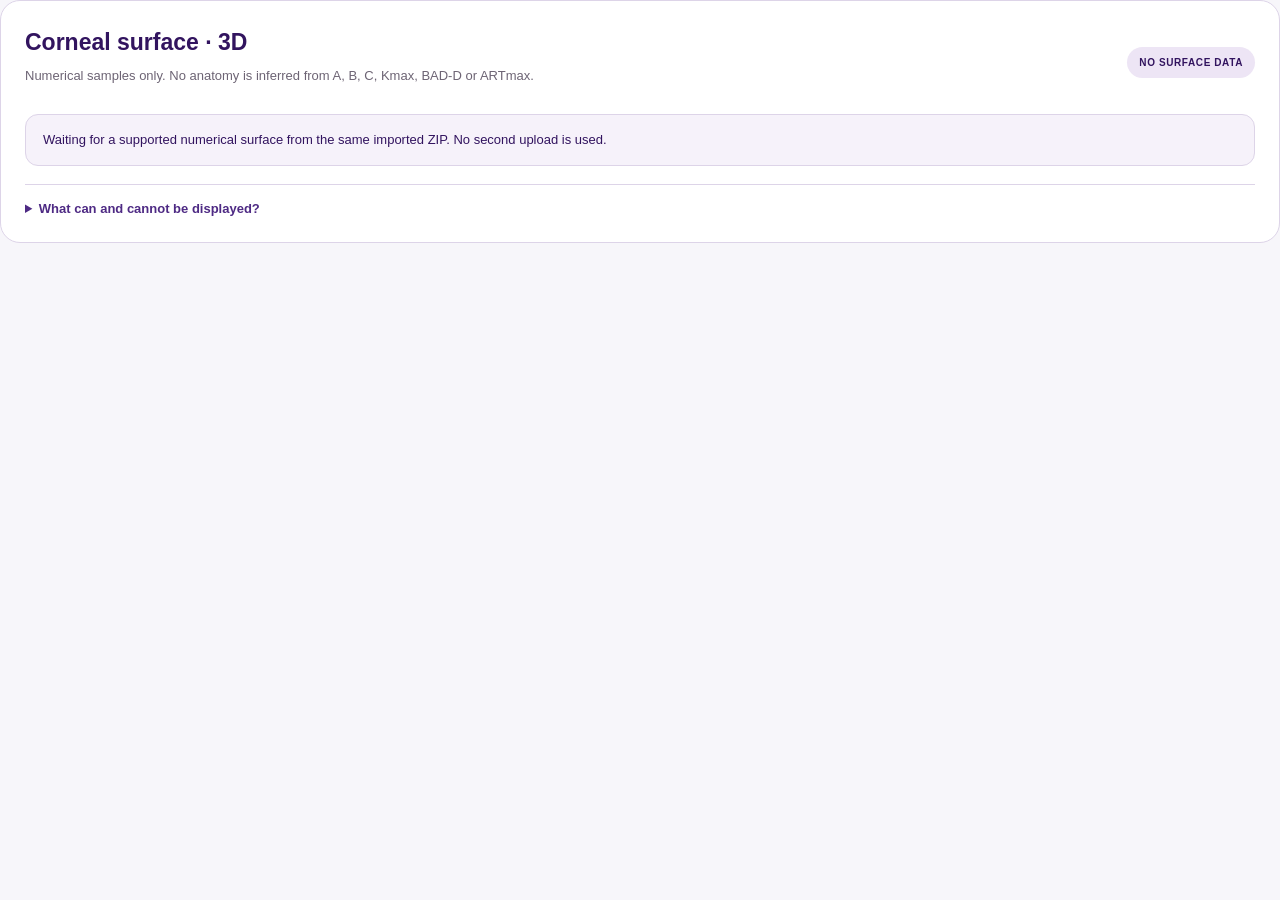
<file: components/cornea/numeric.html>
<!doctype html><html lang="en"><head><meta charset="utf-8"><meta name="viewport" content="width=device-width,initial-scale=1"><meta name="referrer" content="no-referrer"><title>Automatically imported numerical surface</title><link rel="stylesheet" href="viewer.css"><script src="mesh_renderer.js"></script><script src="surface_schema.js"></script><script defer src="viewer.js"></script></head>
<body><div id="viewer">
<section class="card"><div class="heading"><div><h2>Corneal surface · 3D</h2><p>Numerical samples only. No anatomy is inferred from A, B, C, Kmax, BAD-D or ARTmax.</p></div><span id="data-badge" class="badge">NO SURFACE DATA</span></div>
<div class="upload-row" hidden><label class="field">Calculator eye / visit<select id="slot" aria-label="Calculator eye and visit"></select></label><label class="file-label">Choose numerical surface JSON<input id="surface-file" type="file" accept=".json,application/json"></label><button id="demo">Synthetic viewer demo</button><button id="clear-surface">Clear surface</button></div>
<label class="check" id="confirmation-row" hidden><input type="checkbox" id="confirm-match"><span>I matched this numerical export to the current case, eye and visit, and verified its units, axis directions and shared surface coordinate frame. This is an operator check, not automated patient-identity verification.</span></label>
<div id="status" class="status" role="status">Waiting for a supported numerical surface from the same imported ZIP. No second upload is used.</div>
<div id="controls" hidden><div class="controls"><label class="field">Surface<select id="layer"><option value="anterior">Anterior</option><option value="posterior">Posterior</option><option value="both">Anterior + posterior</option></select></label><label class="field">Numerical overlay<select id="map"></select></label><div class="cameras"><button data-camera="front">Front</button><button data-camera="back">Back</button><button data-camera="oblique">Oblique</button><button data-camera="profile">Profile</button></div></div>
<p class="meta" id="meta"></p><div class="scale-note">TRUE SCALE · x, y and z in mm · No vertical exaggeration · Drag to rotate, scroll to zoom</div>
<div id="plot"><canvas id="mesh-canvas" role="img" aria-label="Rotatable 3D mesh of supplied numerical surface-height samples"></canvas></div><div class="zoom-controls"><button data-zoom="0.8">− Zoom out</button><button data-zoom="1.25">+ Zoom in</button><button data-zoom="fit">Fit / reset view</button></div>
<p id="coverage" class="meta"></p><p class="meta" id="map-note"></p>
<div class="inspection"><div><h3>Inspect a numerical sample</h3><p>Click the surface or select a row and column. Readouts use a supplied grid sample, not a visually interpolated location.</p><div class="sample-controls"><label class="field">Sample surface<select id="sample-layer"></select></label><label class="field">Row<input id="sample-row" type="number" min="0" step="1" value="0"></label><label class="field">Column<input id="sample-col" type="number" min="0" step="1" value="0"></label></div></div><div id="readout" class="readout"></div></div>
<div class="legend"><label class="check"><input id="show-thin" type="checkbox">Thinnest sampled point</label><label class="check"><input id="show-max" type="checkbox">Maximum sampled curvature</label><span>Sampled extrema are not guaranteed to equal the device’s global thinnest point or Kmax.</span></div>
</div><details><summary>What can and cannot be displayed?</summary><p>Actual x/y/z samples support a measured surface patch. Anterior and posterior surfaces are separate; a missing surface is never manufactured. Supplied thickness, elevation and curvature grids may color those patches. Missing cells stay missing, without gap filling or extrapolation.</p><p>Elevation colors are residuals against the export’s declared reference; they are not used as absolute surface heights. No complete eyeball, posterior shell, curvature map or thickness map is estimated from summary values. The optional synthetic demo is visibly labelled and is never claimed to represent the current patient.</p><p>Numerical files stay in this browser component. This viewer sends only readiness and frame-height messages to its parent, never surface data. Use deidentified, institutionally approved exports. This is a research visualization, not a validated clinical reconstruction.</p></details></section>
</div></body></html>
</file>
<file: components/benefit/benefit.css>
:root{color-scheme:light;--ink:#242139;--muted:#706d82;--purple:#6a48b8;--purple-deep:#463078;--teal:#207f89;--line:#e7e3ee;--paper:#fff;--soft:#f7f5fb;font:14px/1.5 Inter,-apple-system,BlinkMacSystemFont,"Segoe UI",Arial,sans-serif;color:var(--ink);background:#f7f6fa}
*{box-sizing:border-box}body{margin:0}button,select,input{font:inherit}button,select{color:inherit}button{cursor:pointer;min-height:42px}button:disabled{cursor:default;opacity:.45}button:focus-visible,select:focus-visible,input:focus-visible,summary:focus-visible{outline:3px solid #a17bdc;outline-offset:3px}button,select{transition:background .18s,box-shadow .18s}button:hover:not(:disabled){filter:brightness(.98)}[hidden]{display:none!important}h1,h2,h3,p{margin:0}h1{font-size:clamp(24px,3.1vw,36px);line-height:1.18;letter-spacing:-1.1px;font-weight:650}h2{font-size:23px;letter-spacing:-.5px;line-height:1.3}h3{font-size:16px;font-weight:650;line-height:1.35}p{color:var(--muted)}b,strong{font-weight:650}svg{display:block;max-width:100%}table{width:100%;border-collapse:collapse;font-variant-numeric:tabular-nums}th,td{text-align:right;padding:13px 14px;border-bottom:1px solid var(--line);white-space:nowrap}th{font-size:11px;color:var(--muted);font-weight:550}td{font-size:13px}th:first-child,td:first-child{text-align:left}tr:last-child td{border-bottom:0}td:first-child b{display:block;color:var(--ink);font-size:13px}td:first-child small{font-size:11px;color:var(--muted)}td .delta{padding:4px 8px;background:var(--soft);border-radius:6px;font-weight:600;color:var(--purple-deep)}button{border:1px solid var(--line);background:var(--paper);border-radius:9px;padding:9px 14px}button[aria-pressed=true]{font-weight:650}#benefit-app{border:1px solid var(--line);border-radius:18px;overflow:hidden;background:#faf9fc}.brand{display:flex;align-items:center;gap:12px;padding:18px 28px;background:linear-gradient(110deg,#29203e,#48336b 70%,#584079);color:#fff}.brand b{font-size:20px;letter-spacing:1px}.brand span{font-size:10px;letter-spacing:2px;color:#ddd4ed;margin-left:12px}.brand small{margin-left:auto;color:#e3daef;font-size:11px;display:flex;align-items:center;gap:8px}.brand .status-dot{display:inline-block;width:6px;height:6px;border-radius:50%;background:#c5b0f1;margin:0}.brand-mark{height:29px;width:29px;position:relative;transform:rotate(-20deg)}.brand-mark i{position:absolute;inset:0;border:1px solid #d8c5ff;border-radius:50%}.brand-mark i:nth-child(2){inset:5px -4px}.brand-mark i:nth-child(3){inset:10px -7px}.workspace{padding:30px;display:grid;gap:26px}.heading{display:flex;align-items:flex-start;gap:20px;justify-content:space-between}.eyebrow{display:block;font-size:10px;letter-spacing:1.35px;font-weight:700;color:var(--purple);margin-bottom:9px}.heading p{margin-top:10px;max-width:610px;font-size:13px}.prototype{flex-shrink:0;font-size:10px;letter-spacing:1px;color:var(--purple-deep);border:1px solid #dcd2ee;background:#f2edf9;padding:7px 10px;border-radius:6px;margin-top:4px}.mode-switch{display:flex;gap:4px;border-bottom:1px solid var(--line);padding-bottom:0}.mode-switch button{border:0;background:none;border-radius:0;min-height:46px;padding:8px 16px 13px;color:var(--muted);border-bottom:3px solid transparent;position:relative;bottom:-1px}.mode-switch button[aria-pressed=true]{color:var(--purple);border-bottom-color:var(--purple)}.mode-switch button span{margin-left:10px}#patient-view,#demo-view{display:grid;gap:22px}.section-top{display:flex;align-items:center;justify-content:space-between;gap:18px;flex-wrap:wrap}.section-top p{font-size:12px;margin-top:5px}.segment{display:flex;border:1px solid var(--line);background:#eeebf4;border-radius:10px;padding:4px;gap:3px;width:fit-content}.segment button{border:0;background:transparent;white-space:nowrap;min-height:36px;padding:7px 13px;color:var(--muted);font-size:12px;border-radius:7px}.segment button[aria-pressed=true]{background:#fff;box-shadow:0 1px 4px #34234d12;color:var(--purple-deep)}.context-note{font-size:12px;border-radius:8px;background:#efedf5;border:1px solid #e2dcec;color:#615578;padding:10px 14px}.patient-grid{display:grid;grid-template-columns:minmax(0,1.45fr) minmax(250px,1fr);gap:20px}.panel{background:var(--paper);border:1px solid var(--line);border-radius:14px;overflow:hidden;min-width:0;box-shadow:0 3px 14px #38204e03}.panel-title{padding:20px;display:flex;gap:12px;align-items:center;border-bottom:1px solid var(--line)}.panel-title p{font-size:11px;margin-top:4px}.step{display:inline-flex;align-items:center;justify-content:center;border-radius:9px;border:1px solid #e1d7f1;color:var(--purple);font-size:11px;font-weight:600;background:#f8f5fc;width:32px;height:32px;flex-shrink:0}.pill{margin-left:auto;border-radius:6px;background:#f2eff7;color:#675282;padding:5px 8px;font-size:9px;font-weight:700;letter-spacing:.5px;white-space:nowrap}.meta-row{display:flex;gap:9px;flex-wrap:wrap;padding:12px 20px;border-bottom:1px solid var(--line);font-size:11px;color:var(--muted)}.meta-row span+span{border-left:1px solid var(--line);padding-left:9px}.table-scroll{overflow-x:auto}.footnote{font-size:11px;padding:14px 20px;background:#fcfbfe;border-top:1px solid var(--line)}.empty{padding:44px 28px;text-align:center}.empty p{font-size:12px;max-width:380px;margin:10px auto 0}.empty-icon{border:1px solid var(--line);border-radius:14px;background:var(--soft);color:var(--purple);width:46px;height:46px;display:grid;place-items:center;font-size:24px;margin:0 auto 15px}.future{padding:24px;background:radial-gradient(ellipse at 110% 5%,#e8dff7 0,transparent 52%),linear-gradient(150deg,#fff,#f8f5fc);display:flex;flex-direction:column;align-items:flex-start;gap:17px}.future .eyebrow{margin:0;font-size:9px}.future h3{font-size:25px;line-height:1.3;letter-spacing:-.6px}.future p{font-size:12px}.future .micro{font-size:10px}.unavailable{padding:13px 0;display:flex;align-items:center;gap:10px;width:100%;border-top:1px solid #e0d8ec;border-bottom:1px solid #e0d8ec}.unavailable b{display:block;font-size:12px}.unavailable small{display:block;color:var(--muted);font-size:11px;margin-top:4px}.lock{font-size:26px;color:var(--purple)}.primary{background:var(--purple-deep);border:1px solid var(--purple-deep);color:white;font-size:12px;width:100%;display:flex;justify-content:space-between;align-items:center;gap:10px}.simulation-banner{display:flex;gap:12px;flex-wrap:wrap;border:1px solid #ebd8b6;background:#fff9ef;color:#886326;padding:10px 15px;border-radius:8px;font-size:11px}.simulation-banner b{font-size:10px;letter-spacing:1px}.select-label{font-size:10px;color:var(--muted);display:grid;gap:4px}select{border:1px solid var(--line);border-radius:8px;padding:9px 30px 9px 10px;font-size:12px;max-width:100%;background:white;min-height:40px}.controls{display:flex;justify-content:space-between;gap:20px;flex-wrap:wrap}.control-label{display:block;font-size:10px;font-weight:600;color:var(--muted);margin-bottom:6px}.forecast-title{justify-content:space-between;gap:12px;flex-wrap:wrap;padding:20px 24px}.forecast-title .eyebrow{font-size:9px;margin-bottom:5px}.check{display:flex;align-items:center;gap:6px;color:var(--muted);font-size:11px}.check input{accent-color:var(--purple);width:16px;height:16px}.forecast-grid{display:grid;grid-template-columns:minmax(0,1.9fr) minmax(240px,1fr)}.chart-column{min-width:0;padding:20px 20px 16px}.legend{display:flex;gap:8px 18px;flex-wrap:wrap;margin-bottom:15px}.legend button{padding:0;display:flex;align-items:center;gap:8px;border:0;background:none;min-height:24px;font-size:11px;font-weight:500}.legend button[aria-pressed=false]{opacity:.42}.swatch{display:inline-block;width:24px;border-top:3px solid var(--purple);flex-shrink:0}.swatch.surveillance{border-color:var(--teal);border-top-style:dashed}#risk-chart{width:100%;height:320px;touch-action:pan-y}#risk-chart text{font:11px -apple-system,BlinkMacSystemFont,"Segoe UI",Arial,sans-serif;fill:var(--muted)}#risk-chart .axis-title{font-size:10px}#risk-chart .grid{stroke:var(--line);stroke-width:1}#risk-chart .curve{fill:none;stroke-width:3;stroke-linejoin:round;stroke-linecap:round}#risk-chart .band{opacity:.12}#risk-chart .point{stroke:#fff;stroke-width:2}.chart-inspect{display:flex;align-items:center;gap:12px;padding:4px 6px 9px;color:var(--muted);font-size:10px}.chart-inspect label{white-space:nowrap}.chart-inspect input{min-width:0;flex:1;accent-color:var(--purple);height:20px}.chart-inspect span{min-width:35px;text-align:right;font-variant-numeric:tabular-nums}.readout{font-size:11px;background:var(--soft);padding:9px 12px;border-radius:7px;font-variant-numeric:tabular-nums;color:#655574;min-height:34px}.chart-note{margin:9px 5px 0}.micro{font-size:10px;color:var(--muted)}.benefit-summary{background:linear-gradient(135deg,#f4f0fb,#faf9fd);border-left:1px solid var(--line);padding:25px 24px;display:flex;flex-direction:column;justify-content:center}.benefit-summary .eyebrow{font-size:9px}.benefit-label{font-size:13px;color:var(--ink)}.benefit-number{font-size:74px;letter-spacing:-4px;color:var(--purple-deep);font-weight:650;line-height:1.1;margin:8px 0 1px;font-variant-numeric:tabular-nums}.benefit-number span+span{font-size:23px;letter-spacing:-1px;color:#9180af;margin-left:6px}.benefit-summary>p:last-of-type{font-size:11px;color:var(--purple-deep)}.effect-range{margin:22px 0 18px}.effect-range>span{display:block;font-size:10px;color:var(--muted)}.effect-range b{font-size:14px;color:var(--ink)}#range-chart{width:100%;height:54px}.effect-range small{font-size:9px;color:var(--muted)}.risk-pair{display:grid;gap:10px;border-top:1px solid #e2d9ef;padding-top:15px}.risk-pair>div{display:flex;align-items:center;justify-content:space-between;gap:10px}.risk-pair span{display:flex;align-items:center;gap:7px;font-size:11px;color:#6a6078}.risk-pair b{font-size:20px;line-height:1;letter-spacing:-.5px;font-variant-numeric:tabular-nums}.dot{display:inline-block;width:7px;height:7px;border-radius:50%;flex-shrink:0}.purple{background:var(--purple)}.teal{background:var(--teal)}.benefit-status{margin-top:15px;padding:10px 11px;background:#fff;border:1px solid #e6dfee;border-radius:8px;font-size:11px;line-height:1.5;color:#6a557b}.benefit-status.uncertain{background:#fff8eb;border-color:#ecd9b8;color:#886326}.forecast-footer{border-top:1px solid var(--line);display:flex;justify-content:space-between;gap:8px;flex-wrap:wrap;padding:12px 20px;font-size:10px;color:var(--muted)}.lower-grid{display:grid;grid-template-columns:minmax(0,1.6fr) minmax(235px,1fr);gap:20px}.history .panel-title{padding:17px 20px}.history td,.history th{padding:11px 14px;font-size:11px}.strategy{padding:22px;display:flex;flex-direction:column;gap:18px}.strategy>div{display:flex;gap:10px;align-items:flex-start}.strategy .dot{margin-top:5px}.strategy b{display:block;color:var(--ink);font-size:12px;margin-bottom:4px}.strategy p{font-size:11px}.strategy .micro{font-size:10px}.methods{border-top:1px solid var(--line);border-bottom:1px solid var(--line);padding:0 2px;font-size:12px}.methods summary{cursor:pointer;min-height:46px;padding:14px 0;font-weight:600;color:#584466}.methods>div{display:grid;gap:12px;padding-bottom:20px}.methods p{font-size:11px;max-width:950px}.methods b{color:#574b66}.workspace-footer{display:flex;justify-content:space-between;gap:10px;flex-wrap:wrap;font-size:10px;color:#9690a3}
@media(max-width:900px){.workspace{padding:24px}.patient-grid,.forecast-grid,.lower-grid{grid-template-columns:1fr}.future{display:grid;grid-template-columns:1fr 1fr;gap:15px 25px}.future .step{display:none}.future .eyebrow,.future h3{grid-column:1}.future>p:first-of-type{grid-column:1}.future .unavailable{grid-column:2;grid-row:1/3}.future .primary{grid-column:2;grid-row:3}.future .micro{grid-column:2;grid-row:4}.benefit-summary{border-left:0;border-top:1px solid var(--line);display:grid;grid-template-columns:1fr 1fr;column-gap:28px;align-items:start}.benefit-summary .eyebrow{grid-column:1/-1}.benefit-label,.benefit-number,.benefit-summary>p:last-of-type{grid-column:1}.effect-range{grid-column:2;grid-row:2/5;margin:0}.risk-pair{grid-column:1/-1;margin-top:18px;grid-template-columns:1fr 1fr;gap:24px}.benefit-status{grid-column:1/-1}.chart-column{padding:20px}.history td,.history th{font-size:12px}.strategy{display:grid;grid-template-columns:1fr 1fr}.strategy>h3,.strategy>.micro{grid-column:1/-1}}
@media(max-width:540px){.workspace{padding:20px 12px;gap:20px}.brand{padding:16px}.brand span{letter-spacing:1px;font-size:8px;margin-left:6px}.brand small{display:none}.brand b{font-size:18px}.heading{gap:12px}.heading .prototype{display:none}h1{font-size:27px}h2{font-size:21px}.heading p{font-size:12px}.mode-switch button{font-size:12px;padding:8px 9px 12px}.mode-switch button span{display:none}.future{display:flex}.future h3{font-size:23px}.section-top{gap:14px}.panel-title{padding:16px 12px}.panel-title h3{font-size:14px}.panel-title .step{display:none}.pill{font-size:8px}.meta-row{padding:12px;font-size:10px}th,td{padding:11px 8px}td{font-size:12px}th{font-size:10px}td:first-child small{font-size:9px}td:first-child b{font-size:12px}td .delta{padding:3px 5px}.footnote{padding:12px;font-size:10px}.simulation-banner{gap:4px;font-size:10px}.simulation-banner b{width:100%}.select-label{width:100%}.controls{gap:15px}.segment button{padding:7px 11px;font-size:11px}.forecast-title{padding:16px 12px}.chart-column{padding:14px 8px}.legend{gap:6px 12px}.legend button{font-size:10px}.swatch{width:18px}#risk-chart{height:300px}.chart-inspect{gap:8px}.chart-inspect label{font-size:9px}.readout{font-size:10px;padding:9px}.benefit-summary{padding:20px 16px;column-gap:15px}.benefit-number{font-size:61px}.benefit-label{font-size:12px}.benefit-summary>p:last-of-type{font-size:10px}.effect-range b{font-size:13px}.risk-pair{gap:15px}.risk-pair>div{align-items:flex-start;flex-direction:column;gap:8px}.risk-pair span{font-size:10px}.risk-pair b{font-size:23px}.forecast-footer{padding:12px}.history td,.history th{font-size:10px;padding:10px 8px}.history .panel-title{padding:16px 12px}.strategy{display:flex}.workspace-footer{font-size:9px}.empty{padding:30px 16px}}
@media(prefers-reduced-motion:reduce){*{transition:none!important;scroll-behavior:auto!important}}
</file>
<file: components/cornea/auto_viewer.css>
:root{color-scheme:light;--purple:#4e2a84;--ink:#30233f;--muted:#776784;--border:#e2d9eb}*{box-sizing:border-box}html,body{margin:0;padding:0;background:#f7f6fa;color:var(--ink);font:14px/1.5 -apple-system,BlinkMacSystemFont,"Segoe UI",Arial,sans-serif}[hidden]{display:none!important}#atlas{overflow:hidden;border:1px solid var(--border);border-radius:20px;background:#fff}.atlas-header{padding:23px 25px;background:linear-gradient(120deg,#321858,#503284 65%,#654490);color:#fff;display:flex;align-items:center;justify-content:space-between;gap:12px}.eyebrow{font-size:10px;font-weight:700;letter-spacing:.18em;margin:0 0 5px;color:#d7cae9}h2{font-size:26px;line-height:1.2;letter-spacing:-.03em;margin:0;font-weight:650}.reference-badge{font-size:9px;letter-spacing:.06em;border:1px solid #ad94cc;border-radius:99px;padding:7px 10px;white-space:nowrap}.map-toolbar{padding:20px 24px;display:flex;flex-direction:column;gap:12px}.visit-row{display:grid;grid-template-columns:repeat(3,minmax(0,1fr));max-width:410px;background:#f3eef9;padding:4px;border:1px solid #e8dff0;border-radius:12px}.metric-row{display:flex;gap:8px;flex-wrap:wrap}button{min-height:42px;padding:10px 18px;border:1px solid var(--border);border-radius:9px;font:600 13px/1.3 -apple-system,BlinkMacSystemFont,"Segoe UI",Arial,sans-serif;background:#fff;color:var(--purple);cursor:pointer}.visit-row button{background:transparent;border:1px solid transparent;min-height:38px}.visit-row button[aria-pressed=true]{background:#fff;box-shadow:0 2px 6px #39225e14;border-color:#e2d7ec}.metric-row button[aria-pressed=true]{background:var(--purple);color:#fff;border-color:var(--purple)}button:hover{border-color:#ad90cd}button:focus-visible{outline:3px solid #bca4dc;outline-offset:3px}.eye-stages{display:grid;grid-template-columns:minmax(0,1fr);gap:16px;padding:0 24px}.eye-stages.paired{grid-template-columns:repeat(2,minmax(0,1fr))}.eye-card{min-width:0;border:1px solid var(--border);border-radius:13px;overflow:hidden}.card-heading{display:flex;gap:10px;align-items:center;justify-content:space-between;flex-wrap:wrap;padding:12px 15px;background:#f9f6fc}.card-heading b{font-size:13px;color:var(--purple)}.card-heading span{font-size:11px;color:var(--muted)}.eye-stage{height:440px;position:relative;background:#151325}.paired .eye-stage{height:350px}.eye-stage canvas{display:block;width:100%;height:100%;touch-action:none;cursor:grab}.eye-stage canvas:active{cursor:grabbing}.stage-instruction{position:absolute;top:14px;left:16px;color:#b9abcc;font-size:10px;pointer-events:none}.stage-stamp{position:absolute;bottom:16px;left:16px;right:16px;width:fit-content;padding:6px 10px;border-left:2px solid #9c81c0;background:#1a1429b3;color:#d5c5e8;font-size:9px;letter-spacing:.04em;pointer-events:none}.map-status{padding:12px 15px;margin:0;color:var(--muted);font-size:12px;min-height:44px}.map-status[data-state=loading]{color:var(--purple)}.legend{padding:0 16px 14px}.delta-spectrum{height:11px;border-radius:5px;background:linear-gradient(to right,rgb(27,49,160),rgb(0,161,242),rgb(42,193,83),rgb(255,221,44),rgb(220,36,46))}.delta-ticks{display:flex;justify-content:space-between;gap:6px;margin-top:6px;font-size:10px;font-variant-numeric:tabular-nums}.legend p{font-size:10px;margin:8px 0 0;color:var(--muted)}.footnote{margin:0;padding:17px 24px 20px;font-size:11px;line-height:1.6;color:var(--muted)}@media(max-width:700px){.atlas-header{padding:21px 16px}h2{font-size:23px}.reference-badge{font-size:8px;padding:6px 8px}.map-toolbar{padding:16px}.visit-row{max-width:none}.metric-row{display:grid;grid-template-columns:1fr 1fr;gap:7px}.metric-row button{padding:11px 8px;min-height:44px;font-size:12px}.eye-stages,.eye-stages.paired{grid-template-columns:minmax(0,1fr);padding:0 16px}.eye-stage,.paired .eye-stage{height:340px}.footnote{padding:15px 16px 19px}}@media(prefers-reduced-motion:reduce){*{scroll-behavior:auto!important}}
/* Numerical maps alongside the corneal model; both eyes retain one shared scale. */
.eye-stages.paired{grid-template-columns:minmax(0,1fr)}
.map-presentation{display:grid;grid-template-columns:minmax(0,.9fr) minmax(0,1.1fr);align-items:stretch;background:#171525}
.flat-wrap{padding:12px 12px 16px;min-width:0;align-self:center}
.flat-wrap p{color:#d6cee4;font-size:11px;margin:0 0 9px;text-align:center}
.flat-wrap canvas{display:block;width:100%;height:auto;aspect-ratio:1;cursor:crosshair;touch-action:pan-y}
.eye-stage,.paired .eye-stage{height:clamp(350px,40vw,460px);min-height:350px;align-self:stretch}
.sample-readout{font-size:12px;font-variant-numeric:tabular-nums;padding:12px 15px;margin:0;min-height:43px;color:#453550}
.map-status{font-size:11px;line-height:1.6;padding-top:0}
.delta-spectrum{background:linear-gradient(90deg,#2366d5,#7bb5f2,#f3f4f7,#f7ae60,#be2d36)}
@media(max-width:620px){.map-presentation{grid-template-columns:minmax(0,1fr)}.flat-wrap{padding:12px 24px}.flat-wrap canvas{max-width:360px;margin:auto}.eye-stage,.paired .eye-stage{height:320px;min-height:320px}.eye-stages,.eye-stages.paired{gap:14px}.sample-readout{font-size:11px}.reference-badge{white-space:normal;max-width:110px}}
</file>
<file: components/cornea/viewer.css>
:root{color-scheme:light;--p:#4E2A84;--d:#32145F;--l:#EDE5F5;--border:#DDD4E8;--muted:#6D6474}*{box-sizing:border-box}html,body{margin:0;height:auto;min-height:0;background:#F7F6FA;color:#25222A;font-family:-apple-system,BlinkMacSystemFont,"Segoe UI",Arial,sans-serif;line-height:1.5}.card{background:white;border:1px solid var(--border);border-radius:20px;padding:24px;margin:0 0 6px}.heading{display:flex;align-items:center;justify-content:space-between;gap:16px}h2{font-size:23px;color:var(--d);margin:0 0 5px}h3{font-size:16px;margin:0 0 5px}p{font-size:13px;color:var(--muted);margin:6px 0 14px}.badge{font-size:10px;letter-spacing:.06em;font-weight:700;border-radius:99px;background:var(--l);color:var(--d);padding:8px 12px;white-space:nowrap}.badge.demo{background:#FFF0CC;color:#765000}.upload-row{display:flex;align-items:end;flex-wrap:wrap;gap:10px;margin:20px 0}.field{display:flex;flex-direction:column;gap:5px;font-size:12px;font-weight:600}.field select,.field input{border:1px solid var(--border);border-radius:8px;padding:9px;font:inherit;color:#25222A;background:#fff;min-height:41px;max-width:100%}.file-label,button{display:inline-flex;align-items:center;justify-content:center;gap:7px;border:1px solid var(--border);border-radius:999px;padding:10px 14px;font:inherit;font-size:12px;font-weight:650;cursor:pointer;min-height:42px;background:#fff;color:var(--d)}.file-label{background:var(--p);color:#fff}.file-label input{max-width:190px;font-size:11px;color:#fff}.file-label input::file-selector-button{display:none}button:hover{background:var(--l)}button:focus-visible,select:focus-visible,input:focus-visible,summary:focus-visible{outline:3px solid #9A7BC6;outline-offset:2px}.check{display:flex;align-items:start;gap:8px;font-size:12px;line-height:1.6}.check input{accent-color:var(--p);width:17px;height:17px;flex-shrink:0;margin-top:2px}#confirmation-row{padding:12px 15px;border-radius:12px;background:var(--l);margin:12px 0}.status{background:#F6F2FA;border:1px solid var(--border);border-radius:13px;padding:15px 17px;font-size:13px;color:var(--d);margin:15px 0}.status.error{background:#FFF2F1;border-color:#DCABA7;color:#8E281F}.status.demo{background:#FFF8E8;border-color:#E9D4A8;color:#755118}.controls{display:flex;align-items:end;flex-wrap:wrap;gap:12px}.cameras{display:flex;gap:7px;flex-wrap:wrap;margin-left:auto}.meta{font-size:11px;margin:12px 0}.scale-note{padding:10px;border:1px solid var(--border);border-radius:10px;font-size:10px;color:var(--p);font-weight:650;letter-spacing:.05em}#plot{width:100%;height:480px}.inspection{display:grid;grid-template-columns:1fr 1fr;gap:20px;border-top:1px solid var(--border);padding-top:18px}.sample-controls{display:grid;grid-template-columns:1.4fr .7fr .7fr;gap:8px}.sample-controls input{width:100%;min-width:0}.readout{background:#F7F4FA;padding:15px;border-radius:12px;display:grid;grid-template-columns:1fr 1fr;gap:10px;font-size:12px}.readout small{display:block;color:var(--muted);font-size:10px}.readout b{font-variant-numeric:tabular-nums;font-size:14px}.legend{display:flex;gap:14px;align-items:center;flex-wrap:wrap;margin:18px 0;font-size:10px;color:var(--muted)}.legend span{flex-basis:100%}details{border-top:1px solid var(--border);margin-top:18px;padding-top:14px}summary{color:var(--p);font-size:13px;font-weight:650;cursor:pointer}details p{font-size:12px;margin-top:10px}[hidden]{display:none!important}@media(max-width:700px){.card{padding:17px}.heading{display:block}.badge{display:inline-block;margin-top:7px}.upload-row{align-items:stretch}.file-label{flex-direction:column;align-items:flex-start}.inspection{grid-template-columns:1fr}.cameras{margin-left:0}#plot{height:380px}.readout{grid-template-columns:1fr 1fr}}

#mesh-canvas{display:block;width:100%;height:100%;touch-action:none;cursor:grab}#mesh-canvas:active{cursor:grabbing}.zoom-controls{display:flex;justify-content:center;gap:8px;margin:8px 0}
</file>
